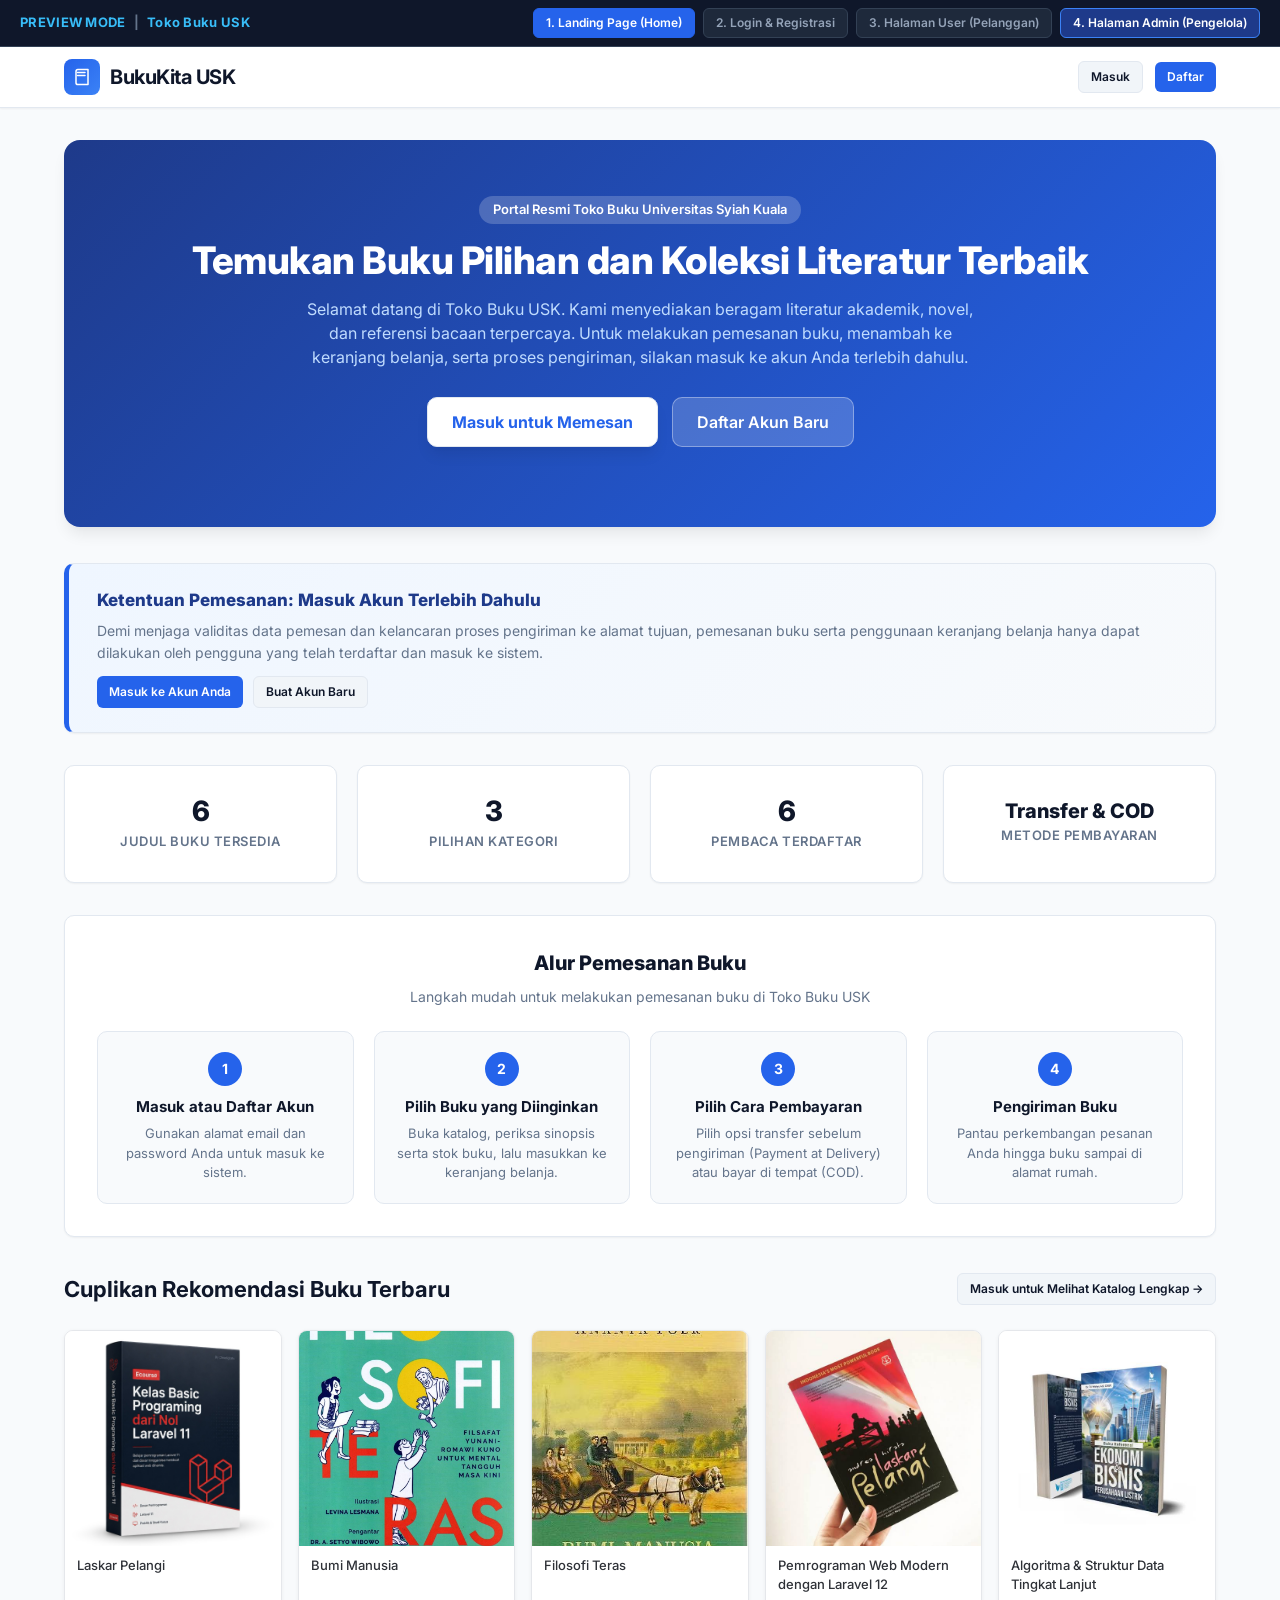
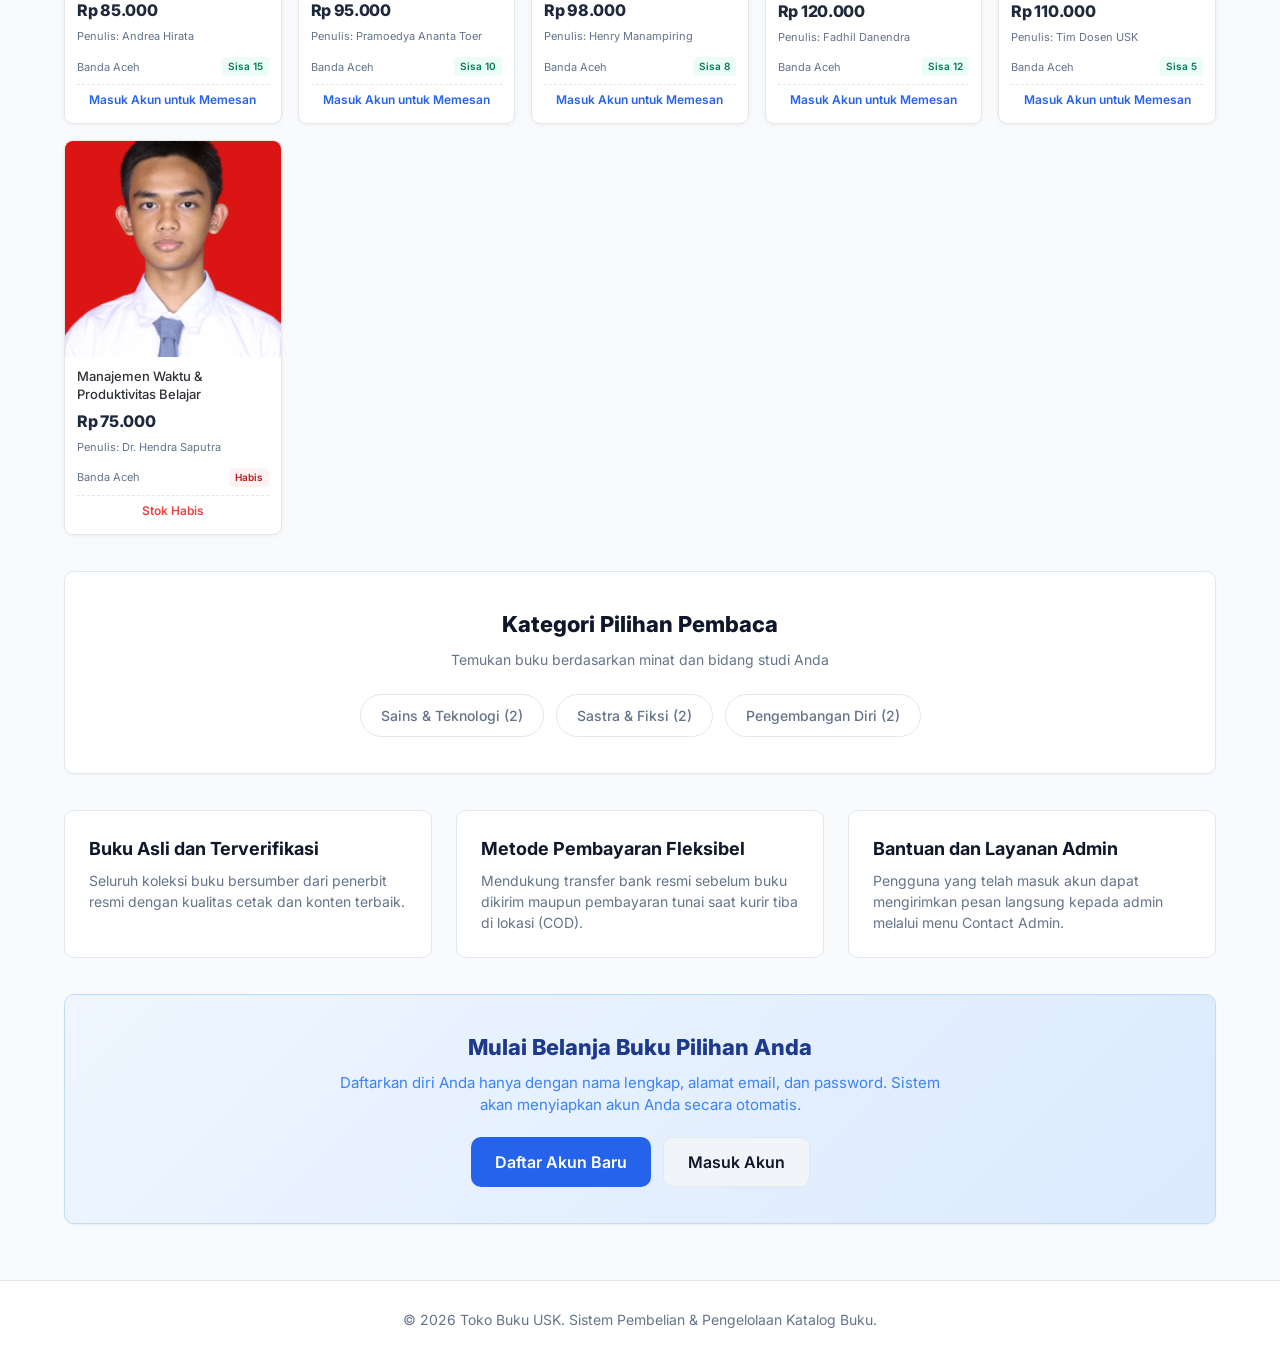
<file: index.html>
<!DOCTYPE html>
<html lang="id">
<head>
    <meta charset="UTF-8">
    <meta name="viewport" content="width=device-width, initial-scale=1.0">
    <title>Toko Buku USK - Selamat Datang di Toko Buku Pilihan Anda</title>
    <link rel="preconnect" href="https://fonts.googleapis.com">
    <link rel="preconnect" href="https://fonts.gstatic.com" crossorigin>
    <link href="https://fonts.googleapis.com/css2?family=Inter:wght@400;500;600;700;800&display=swap" rel="stylesheet">
    <link rel="stylesheet" href="css/style.css">
</head>
<body>
    <div class="preview-bar">
        <div class="preview-bar-brand">
            <span>PREVIEW MODE</span>
            <span style="color: #64748b;">|</span>
            <span>Toko Buku USK</span>
        </div>
        <div class="preview-bar-links">
            <a href="index.html" class="preview-bar-link active">1. Landing Page (Home)</a>
            <a href="auth.html" class="preview-bar-link">2. Login &amp; Registrasi</a>
            <a href="user.html" class="preview-bar-link">3. Halaman User (Pelanggan)</a>
            <a href="admin.html" class="preview-bar-link" style="background: #1e3a8a; border-color: #3b82f6; color: #ffffff;">4. Halaman Admin (Pengelola)</a>
        </div>
    </div>

    <header class="navbar">
        <div class="nav-container">
            <a href="index.html" class="nav-brand">
                <div class="nav-brand-icon">
                    <svg width="18" height="18" viewBox="0 0 24 24" fill="none" stroke="currentColor" stroke-width="2" stroke-linecap="round" stroke-linejoin="round" style="color: #ffffff;"><path d="M4 19.5v-15A2.5 2.5 0 0 1 6.5 2H20v20H6.5a2.5 2.5 0 0 1-2.5-2.5Z"/><path d="M6 6h10"/><path d="M6 10h10"/></svg>
                </div>
                <span>BukuKita USK</span>
            </a>

            <nav class="nav-menu">
            </nav>

            <div class="nav-right">
                <a href="auth.html" class="btn btn-secondary btn-sm">Masuk</a>
                <a href="auth.html" class="btn btn-primary btn-sm">Daftar</a>
            </div>
        </div>
    </header>

    <main class="container">
        <div class="hero-section" style="padding: 56px 36px; text-align: center;">
            <div style="display: inline-block; background: rgba(255, 255, 255, 0.2); color: #ffffff; padding: 4px 14px; border-radius: var(--radius-full); font-size: 13px; font-weight: 600; margin-bottom: 14px;">
                Portal Resmi Toko Buku Universitas Syiah Kuala
            </div>
            <h1 class="hero-title" style="font-size: 38px; line-height: 1.2; margin-bottom: 14px;">
                Temukan Buku Pilihan dan Koleksi Literatur Terbaik
            </h1>
            <p class="hero-subtitle" style="margin: 0 auto 28px; font-size: 16px; max-width: 680px;">
                Selamat datang di Toko Buku USK. Kami menyediakan beragam literatur akademik, novel, dan referensi bacaan terpercaya. Untuk melakukan pemesanan buku, menambah ke keranjang belanja, serta proses pengiriman, silakan masuk ke akun Anda terlebih dahulu.
            </p>

            <div style="display: flex; gap: 14px; justify-content: center; flex-wrap: wrap; margin-bottom: 24px;">
                <a href="auth.html" class="btn btn-secondary btn-lg" style="background: #ffffff; color: var(--primary); font-weight: 700; box-shadow: var(--shadow-md);">
                    Masuk untuk Memesan
                </a>
                <a href="auth.html" class="btn btn-secondary btn-lg" style="background: rgba(255,255,255,0.18); color: #ffffff; border-color: rgba(255,255,255,0.35);">
                    Daftar Akun Baru
                </a>
            </div>
        </div>

        <div class="card" style="padding: 24px 28px; margin-bottom: 32px; border-left: 5px solid var(--primary); background: linear-gradient(135deg, #eff6ff, #f8fafc);">
            <div style="display: flex; align-items: flex-start; gap: 16px; flex-wrap: wrap;">
                <div style="flex: 1; min-width: 260px;">
                    <h3 style="font-size: 17px; font-weight: 800; color: #1e3a8a; margin-bottom: 6px;">
                        Ketentuan Pemesanan: Masuk Akun Terlebih Dahulu
                    </h3>
                    <p style="font-size: 14px; color: var(--text-muted); line-height: 1.6; margin-bottom: 12px;">
                        Demi menjaga validitas data pemesan dan kelancaran proses pengiriman ke alamat tujuan, pemesanan buku serta penggunaan keranjang belanja hanya dapat dilakukan oleh pengguna yang telah terdaftar dan masuk ke sistem.
                    </p>
                    <div style="display: flex; gap: 10px; flex-wrap: wrap;">
                        <a href="auth.html" class="btn btn-primary btn-sm">Masuk ke Akun Anda</a>
                        <a href="auth.html" class="btn btn-secondary btn-sm">Buat Akun Baru</a>
                    </div>
                </div>
            </div>
        </div>

        <div class="stats-grid">
            <div class="stat-card" style="text-align: center;">
                <div class="stat-value">6</div>
                <div class="stat-label">Judul Buku Tersedia</div>
            </div>
            <div class="stat-card" style="text-align: center;">
                <div class="stat-value">3</div>
                <div class="stat-label">Pilihan Kategori</div>
            </div>
            <div class="stat-card" style="text-align: center;">
                <div class="stat-value">6</div>
                <div class="stat-label">Pembaca Terdaftar</div>
            </div>
            <div class="stat-card" style="text-align: center;">
                <div class="stat-value" style="font-size: 20px; padding-top: 6px;">Transfer &amp; COD</div>
                <div class="stat-label">Metode Pembayaran</div>
            </div>
        </div>

        <div class="card" style="padding: 32px; margin-bottom: 36px;">
            <h2 style="font-size: 20px; font-weight: 800; text-align: center; margin-bottom: 8px;">Alur Pemesanan Buku</h2>
            <p style="text-align: center; color: var(--text-muted); font-size: 14px; margin-bottom: 24px;">Langkah mudah untuk melakukan pemesanan buku di Toko Buku USK</p>

            <div style="display: grid; grid-template-columns: repeat(auto-fit, minmax(220px, 1fr)); gap: 20px;">
                <div style="background: var(--background); padding: 20px; border-radius: var(--radius); border: 1px solid var(--border-color); text-align: center;">
                    <div style="width: 34px; height: 34px; border-radius: 50%; background: var(--primary); color: #ffffff; display: flex; align-items: center; justify-content: center; margin: 0 auto 10px; font-weight: 700; font-size: 14px;">1</div>
                    <strong style="font-size: 15px; display: block; margin-bottom: 6px;">Masuk atau Daftar Akun</strong>
                    <p style="font-size: 13px; color: var(--text-muted); line-height: 1.5;">Gunakan alamat email dan password Anda untuk masuk ke sistem.</p>
                </div>

                <div style="background: var(--background); padding: 20px; border-radius: var(--radius); border: 1px solid var(--border-color); text-align: center;">
                    <div style="width: 34px; height: 34px; border-radius: 50%; background: var(--primary); color: #ffffff; display: flex; align-items: center; justify-content: center; margin: 0 auto 10px; font-weight: 700; font-size: 14px;">2</div>
                    <strong style="font-size: 15px; display: block; margin-bottom: 6px;">Pilih Buku yang Diinginkan</strong>
                    <p style="font-size: 13px; color: var(--text-muted); line-height: 1.5;">Buka katalog, periksa sinopsis serta stok buku, lalu masukkan ke keranjang belanja.</p>
                </div>

                <div style="background: var(--background); padding: 20px; border-radius: var(--radius); border: 1px solid var(--border-color); text-align: center;">
                    <div style="width: 34px; height: 34px; border-radius: 50%; background: var(--primary); color: #ffffff; display: flex; align-items: center; justify-content: center; margin: 0 auto 10px; font-weight: 700; font-size: 14px;">3</div>
                    <strong style="font-size: 15px; display: block; margin-bottom: 6px;">Pilih Cara Pembayaran</strong>
                    <p style="font-size: 13px; color: var(--text-muted); line-height: 1.5;">Pilih opsi transfer sebelum pengiriman (Payment at Delivery) atau bayar di tempat (COD).</p>
                </div>

                <div style="background: var(--background); padding: 20px; border-radius: var(--radius); border: 1px solid var(--border-color); text-align: center;">
                    <div style="width: 34px; height: 34px; border-radius: 50%; background: var(--primary); color: #ffffff; display: flex; align-items: center; justify-content: center; margin: 0 auto 10px; font-weight: 700; font-size: 14px;">4</div>
                    <strong style="font-size: 15px; display: block; margin-bottom: 6px;">Pengiriman Buku</strong>
                    <p style="font-size: 13px; color: var(--text-muted); line-height: 1.5;">Pantau perkembangan pesanan Anda hingga buku sampai di alamat rumah.</p>
                </div>
            </div>
        </div>

        <div style="margin-bottom: 36px;">
            <div class="section-header">
                <div class="section-title">
                    <span>Cuplikan Rekomendasi Buku Terbaru</span>
                </div>
                <a href="auth.html" class="btn btn-secondary btn-sm">Masuk untuk Melihat Katalog Lengkap &rarr;</a>
            </div>

            <div class="tokopedia-grid">
                <a href="auth.html" class="tokopedia-card" title="Masuk untuk melihat dan memesan Laskar Pelangi">
                    <div class="tokopedia-thumb">
                        <img src="uploads/buku/1793927570_6aed2992d996d.jfif" alt="Laskar Pelangi">
                    </div>
                    <div class="tokopedia-body">
                        <div class="tokopedia-title" title="Laskar Pelangi">Laskar Pelangi</div>
                        <div class="tokopedia-price">Rp 85.000</div>
                        <div class="tokopedia-meta">Penulis: Andrea Hirata</div>
                        <div class="tokopedia-footer">
                            <span>Banda Aceh</span>
                            <span class="tokopedia-badge-stock in">Sisa 15</span>
                        </div>
                        <div style="margin-top: 8px; font-size: 12px; color: var(--primary); font-weight: 600; text-align: center; padding-top: 6px; border-top: 1px dashed var(--border-color);">
                            Masuk Akun untuk Memesan
                        </div>
                    </div>
                </a>

                <a href="auth.html" class="tokopedia-card" title="Masuk untuk melihat dan memesan Bumi Manusia">
                    <div class="tokopedia-thumb">
                        <img src="uploads/buku/1793936379_6aed4bfbbd6fd.jpg" alt="Bumi Manusia">
                    </div>
                    <div class="tokopedia-body">
                        <div class="tokopedia-title" title="Bumi Manusia">Bumi Manusia</div>
                        <div class="tokopedia-price">Rp 95.000</div>
                        <div class="tokopedia-meta">Penulis: Pramoedya Ananta Toer</div>
                        <div class="tokopedia-footer">
                            <span>Banda Aceh</span>
                            <span class="tokopedia-badge-stock in">Sisa 10</span>
                        </div>
                        <div style="margin-top: 8px; font-size: 12px; color: var(--primary); font-weight: 600; text-align: center; padding-top: 6px; border-top: 1px dashed var(--border-color);">
                            Masuk Akun untuk Memesan
                        </div>
                    </div>
                </a>

                <a href="auth.html" class="tokopedia-card" title="Masuk untuk melihat dan memesan Filosofi Teras">
                    <div class="tokopedia-thumb">
                        <img src="uploads/buku/1793936414_6aed4c1e99c5a.jfif" alt="Filosofi Teras">
                    </div>
                    <div class="tokopedia-body">
                        <div class="tokopedia-title" title="Filosofi Teras">Filosofi Teras</div>
                        <div class="tokopedia-price">Rp 98.000</div>
                        <div class="tokopedia-meta">Penulis: Henry Manampiring</div>
                        <div class="tokopedia-footer">
                            <span>Banda Aceh</span>
                            <span class="tokopedia-badge-stock in">Sisa 8</span>
                        </div>
                        <div style="margin-top: 8px; font-size: 12px; color: var(--primary); font-weight: 600; text-align: center; padding-top: 6px; border-top: 1px dashed var(--border-color);">
                            Masuk Akun untuk Memesan
                        </div>
                    </div>
                </a>

                <a href="auth.html" class="tokopedia-card" title="Masuk untuk melihat dan memesan Pemrograman Web Modern dengan Laravel 12">
                    <div class="tokopedia-thumb">
                        <img src="uploads/buku/1793936453_6aed4c4584484.jfif" alt="Pemrograman Web Modern">
                    </div>
                    <div class="tokopedia-body">
                        <div class="tokopedia-title" title="Pemrograman Web Modern dengan Laravel 12">Pemrograman Web Modern dengan Laravel 12</div>
                        <div class="tokopedia-price">Rp 120.000</div>
                        <div class="tokopedia-meta">Penulis: Fadhil Danendra</div>
                        <div class="tokopedia-footer">
                            <span>Banda Aceh</span>
                            <span class="tokopedia-badge-stock in">Sisa 12</span>
                        </div>
                        <div style="margin-top: 8px; font-size: 12px; color: var(--primary); font-weight: 600; text-align: center; padding-top: 6px; border-top: 1px dashed var(--border-color);">
                            Masuk Akun untuk Memesan
                        </div>
                    </div>
                </a>

                <a href="auth.html" class="tokopedia-card" title="Masuk untuk melihat dan memesan Algoritma &amp; Struktur Data">
                    <div class="tokopedia-thumb">
                        <img src="uploads/buku/1793936988_6aed4e5c73d10.jfif" alt="Algoritma &amp; Struktur Data">
                    </div>
                    <div class="tokopedia-body">
                        <div class="tokopedia-title" title="Algoritma &amp; Struktur Data Tingkat Lanjut">Algoritma &amp; Struktur Data Tingkat Lanjut</div>
                        <div class="tokopedia-price">Rp 110.000</div>
                        <div class="tokopedia-meta">Penulis: Tim Dosen USK</div>
                        <div class="tokopedia-footer">
                            <span>Banda Aceh</span>
                            <span class="tokopedia-badge-stock in">Sisa 5</span>
                        </div>
                        <div style="margin-top: 8px; font-size: 12px; color: var(--primary); font-weight: 600; text-align: center; padding-top: 6px; border-top: 1px dashed var(--border-color);">
                            Masuk Akun untuk Memesan
                        </div>
                    </div>
                </a>

                <a href="auth.html" class="tokopedia-card" title="Manajemen Waktu &amp; Produktivitas Belajar">
                    <div class="tokopedia-thumb">
                        <img src="uploads/buku/1793952934_6aed8ca687f01.png" alt="Manajemen Waktu">
                    </div>
                    <div class="tokopedia-body">
                        <div class="tokopedia-title" title="Manajemen Waktu &amp; Produktivitas Belajar">Manajemen Waktu &amp; Produktivitas Belajar</div>
                        <div class="tokopedia-price">Rp 75.000</div>
                        <div class="tokopedia-meta">Penulis: Dr. Hendra Saputra</div>
                        <div class="tokopedia-footer">
                            <span>Banda Aceh</span>
                            <span class="tokopedia-badge-stock out">Habis</span>
                        </div>
                        <div style="margin-top: 8px; font-size: 12px; color: var(--danger); font-weight: 600; text-align: center; padding-top: 6px; border-top: 1px dashed var(--border-color);">
                            Stok Habis
                        </div>
                    </div>
                </a>
            </div>
        </div>

        <div class="card" style="padding: 36px; margin-bottom: 36px;">
            <h2 style="font-size: 22px; font-weight: 800; margin-bottom: 8px; text-align: center;">Kategori Pilihan Pembaca</h2>
            <p style="text-align: center; color: var(--text-muted); font-size: 14px; margin-bottom: 24px;">Temukan buku berdasarkan minat dan bidang studi Anda</p>

            <div style="display: flex; gap: 12px; flex-wrap: wrap; justify-content: center;">
                <a href="auth.html" class="filter-pill" style="font-size: 14px; padding: 10px 20px;">
                    Sains &amp; Teknologi (2)
                </a>
                <a href="auth.html" class="filter-pill" style="font-size: 14px; padding: 10px 20px;">
                    Sastra &amp; Fiksi (2)
                </a>
                <a href="auth.html" class="filter-pill" style="font-size: 14px; padding: 10px 20px;">
                    Pengembangan Diri (2)
                </a>
            </div>
        </div>

        <div class="about-features" style="margin-bottom: 36px;">
            <div class="feature-box">
                <div class="feature-title">Buku Asli dan Terverifikasi</div>
                <div class="feature-desc">Seluruh koleksi buku bersumber dari penerbit resmi dengan kualitas cetak dan konten terbaik.</div>
            </div>
            <div class="feature-box">
                <div class="feature-title">Metode Pembayaran Fleksibel</div>
                <div class="feature-desc">Mendukung transfer bank resmi sebelum buku dikirim maupun pembayaran tunai saat kurir tiba di lokasi (COD).</div>
            </div>
            <div class="feature-box">
                <div class="feature-title">Bantuan dan Layanan Admin</div>
                <div class="feature-desc">Pengguna yang telah masuk akun dapat mengirimkan pesan langsung kepada admin melalui menu Contact Admin.</div>
            </div>
        </div>

        <div class="card" style="padding: 36px; text-align: center; background: linear-gradient(135deg, #eff6ff, #dbeafe); border-color: var(--primary-border);">
            <h3 style="font-size: 22px; font-weight: 800; color: #1e3a8a; margin-bottom: 8px;">Mulai Belanja Buku Pilihan Anda</h3>
            <p style="color: #3b82f6; font-size: 15px; margin-bottom: 20px; max-width: 600px; margin-left: auto; margin-right: auto;">
                Daftarkan diri Anda hanya dengan nama lengkap, alamat email, dan password. Sistem akan menyiapkan akun Anda secara otomatis.
            </p>
            <div style="display: flex; gap: 12px; justify-content: center;">
                <a href="auth.html" class="btn btn-primary btn-lg">Daftar Akun Baru</a>
                <a href="auth.html" class="btn btn-secondary btn-lg">Masuk Akun</a>
            </div>
        </div>
    </main>

    <footer class="footer">
        <p>&copy; 2026 Toko Buku USK. Sistem Pembelian &amp; Pengelolaan Katalog Buku.</p>
    </footer>

    <script src="js/app.js"></script>
</body>
</html>
</file>
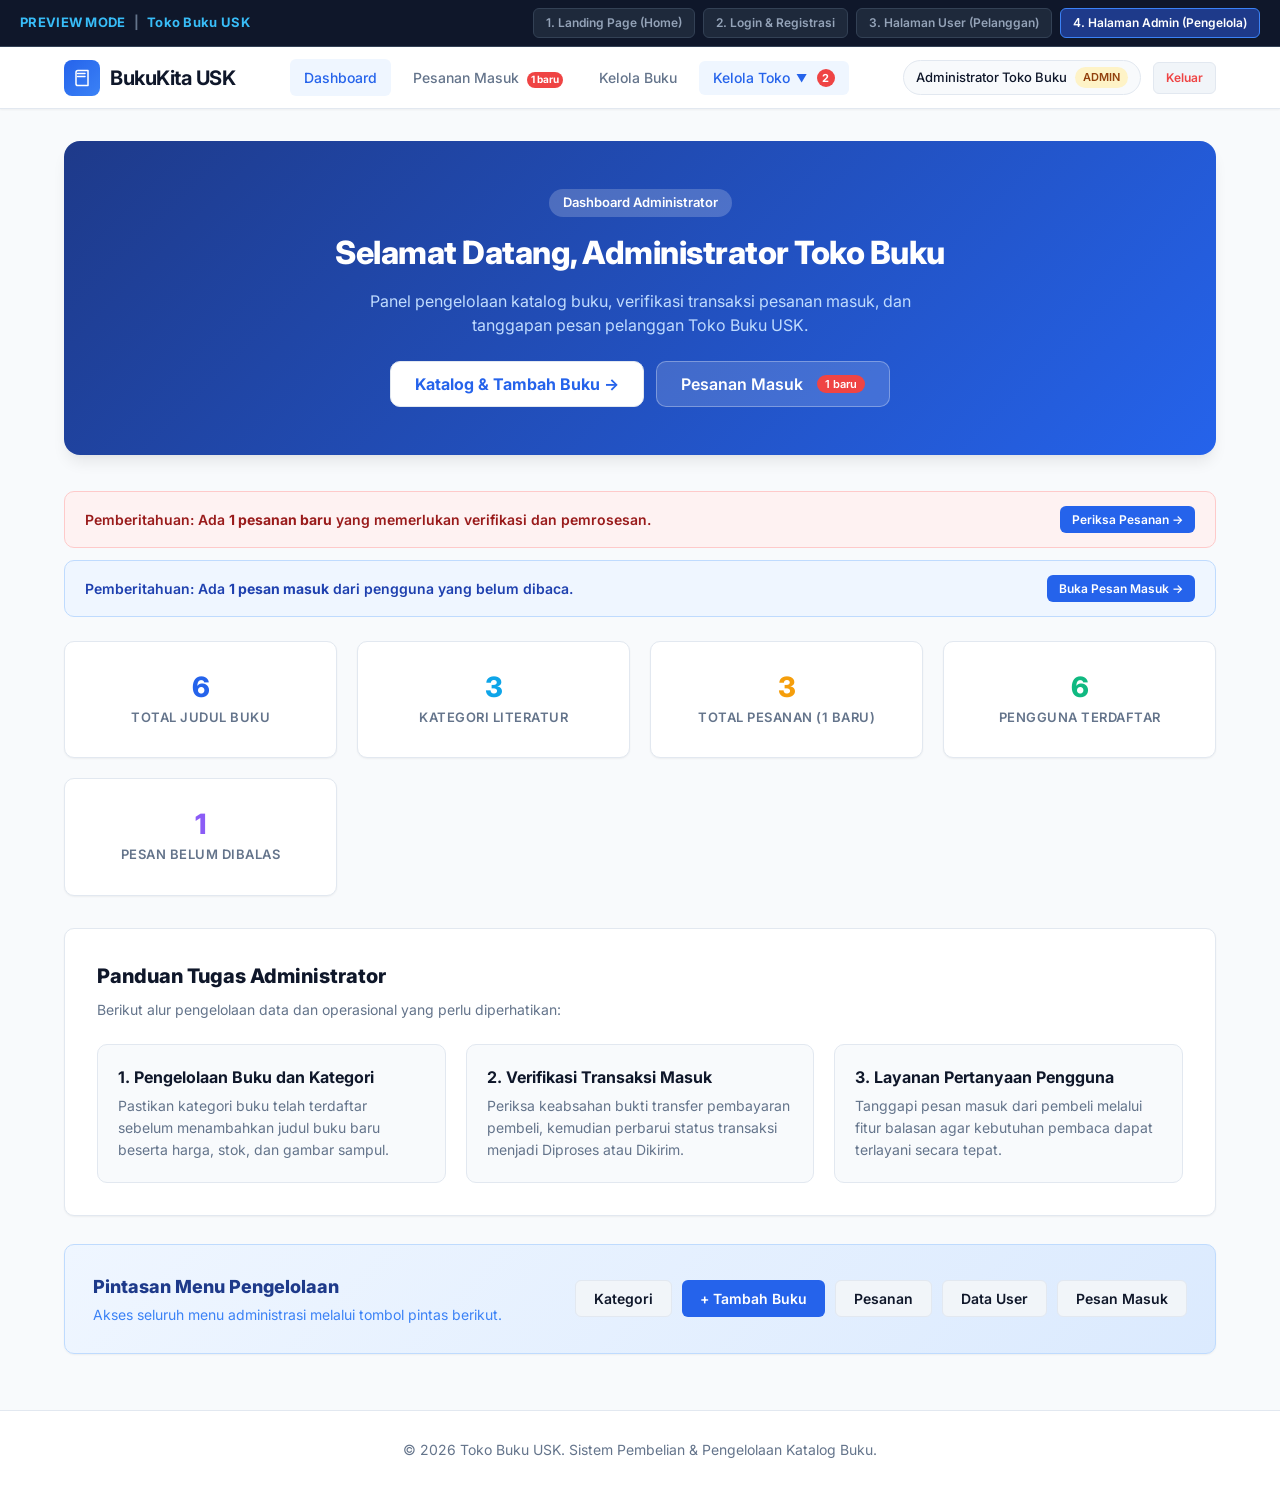
<file: admin.html>
<!DOCTYPE html>
<html lang="id">
<head>
    <meta charset="UTF-8">
    <meta name="viewport" content="width=device-width, initial-scale=1.0">
    <title>Panel Pengelola Administrator - Toko Buku USK</title>
    <link rel="preconnect" href="https://fonts.googleapis.com">
    <link rel="preconnect" href="https://fonts.gstatic.com" crossorigin>
    <link href="https://fonts.googleapis.com/css2?family=Inter:wght@400;500;600;700;800&display=swap" rel="stylesheet">
    <link rel="stylesheet" href="css/style.css">
</head>
<body>
    <div class="preview-bar">
        <div class="preview-bar-brand">
            <span>PREVIEW MODE</span>
            <span style="color: #64748b;">|</span>
            <span>Toko Buku USK</span>
        </div>
        <div class="preview-bar-links">
            <a href="index.html" class="preview-bar-link">1. Landing Page (Home)</a>
            <a href="auth.html" class="preview-bar-link">2. Login &amp; Registrasi</a>
            <a href="user.html" class="preview-bar-link">3. Halaman User (Pelanggan)</a>
            <a href="admin.html" class="preview-bar-link active" style="background: #1e3a8a; border-color: #3b82f6; color: #ffffff;">4. Halaman Admin (Pengelola)</a>
        </div>
    </div>

    <header class="navbar">
        <div class="nav-container">
            <a href="index.html" class="nav-brand">
                <div class="nav-brand-icon">
                    <svg width="18" height="18" viewBox="0 0 24 24" fill="none" stroke="currentColor" stroke-width="2" stroke-linecap="round" stroke-linejoin="round" style="color: #ffffff;"><path d="M4 19.5v-15A2.5 2.5 0 0 1 6.5 2H20v20H6.5a2.5 2.5 0 0 1-2.5-2.5Z"/><path d="M6 6h10"/><path d="M6 10h10"/></svg>
                </div>
                <span>BukuKita USK</span>
            </a>

            <nav class="nav-menu">
                <a href="javascript:void(0)" class="nav-link active tab-btn" onclick="switchTab('admin-content-area', 'admin-pane-dashboard', this)">Dashboard</a>
                <a href="javascript:void(0)" class="nav-link tab-btn" onclick="switchTab('admin-content-area', 'admin-pane-pesanan', this)">
                    <span>Pesanan Masuk</span>
                    <span class="nav-sub-badge" style="background: var(--danger); color: #fff;">1 baru</span>
                </a>
                <a href="javascript:void(0)" class="nav-link tab-btn" onclick="switchTab('admin-content-area', 'admin-pane-buku', this)">Kelola Buku</a>

                <div class="nav-dropdown active">
                    <button type="button" class="nav-dropdown-toggle">
                        <span>Kelola Toko</span>
                        <span style="font-size: 11px;">&#9660;</span>
                        <span class="nav-notif-pill">2</span>
                    </button>
                    <div class="nav-dropdown-menu">
                        <a href="javascript:void(0)" class="nav-dropdown-item" onclick="switchTab('admin-content-area', 'admin-pane-kategori', this)">
                            <span>Kategori Buku</span>
                        </a>
                        <a href="javascript:void(0)" class="nav-dropdown-item" onclick="switchTab('admin-content-area', 'admin-pane-buku', this)">
                            <span>+ Tambah Buku</span>
                        </a>
                        <a href="javascript:void(0)" class="nav-dropdown-item" onclick="switchTab('admin-content-area', 'admin-pane-pesanan', this)">
                            <span>Pesanan Masuk</span>
                            <span class="status-badge badge-danger" style="font-size: 10px; padding: 2px 6px;">1 baru</span>
                        </a>
                        <a href="javascript:void(0)" class="nav-dropdown-item" onclick="switchTab('admin-content-area', 'admin-pane-users', this)">
                            <span>Data User</span>
                        </a>
                        <a href="javascript:void(0)" class="nav-dropdown-item" onclick="switchTab('admin-content-area', 'admin-pane-pesan', this)">
                            <span>Pesan Masuk</span>
                            <span class="status-badge badge-danger" style="font-size: 10px; padding: 2px 6px;">1 baru</span>
                        </a>
                    </div>
                </div>
            </nav>

            <div class="nav-right">
                <div class="user-badge">
                    <span>Administrator Toko Buku</span>
                    <span class="role-pill admin">admin</span>
                </div>

                <a href="auth.html" class="btn btn-secondary btn-sm" style="color: var(--danger);">Keluar</a>
            </div>
        </div>
    </header>

    <main class="container" id="admin-content-area">
        <div id="admin-pane-dashboard" class="tab-pane active">
            <div class="hero-section" style="padding: 48px 32px; text-align: center;">
                <div style="display: inline-block; background: rgba(255, 255, 255, 0.2); padding: 4px 14px; border-radius: var(--radius-full); font-size: 13px; font-weight: 600; margin-bottom: 12px;">
                    Dashboard Administrator
                </div>
                <h1 class="hero-title" style="font-size: 32px;">Selamat Datang, Administrator Toko Buku</h1>
                <p class="hero-subtitle" style="margin: 0 auto 24px; font-size: 16px;">
                    Panel pengelolaan katalog buku, verifikasi transaksi pesanan masuk, dan tanggapan pesan pelanggan Toko Buku USK.
                </p>
                <div style="display: flex; gap: 12px; justify-content: center; flex-wrap: wrap;">
                    <button type="button" class="btn btn-secondary btn-lg" style="background: #ffffff; color: var(--primary); font-weight: 700;" onclick="switchTab('admin-content-area', 'admin-pane-buku', document.querySelectorAll('.nav-link')[2])">
                        Katalog &amp; Tambah Buku &rarr;
                    </button>
                    <button type="button" class="btn btn-secondary btn-lg" style="background: rgba(255,255,255,0.15); color: #ffffff; border-color: rgba(255,255,255,0.3);" onclick="switchTab('admin-content-area', 'admin-pane-pesanan', document.querySelectorAll('.nav-link')[1])">
                        Pesanan Masuk
                        <span style="background: var(--danger); color: #fff; font-size: 11px; padding: 2px 8px; border-radius: 9999px; margin-left: 6px;">1 baru</span>
                    </button>
                </div>
            </div>

            <div style="display: flex; flex-direction: column; gap: 12px; margin-bottom: 24px;">
                <div style="background: #fef2f2; border: 1.5px solid #fecaca; border-radius: var(--radius); padding: 14px 20px; display: flex; justify-content: space-between; align-items: center; flex-wrap: wrap; gap: 10px;">
                    <span style="font-size: 14px; color: #991b1b; font-weight: 600;">
                        Pemberitahuan: Ada <strong>1 pesanan baru</strong> yang memerlukan verifikasi dan pemrosesan.
                    </span>
                    <button type="button" class="btn btn-primary btn-sm" onclick="switchTab('admin-content-area', 'admin-pane-pesanan', document.querySelectorAll('.nav-link')[1])">
                        Periksa Pesanan &rarr;
                    </button>
                </div>
                <div style="background: #eff6ff; border: 1.5px solid #bfdbfe; border-radius: var(--radius); padding: 14px 20px; display: flex; justify-content: space-between; align-items: center; flex-wrap: wrap; gap: 10px;">
                    <span style="font-size: 14px; color: #1e40af; font-weight: 600;">
                        Pemberitahuan: Ada <strong>1 pesan masuk</strong> dari pengguna yang belum dibaca.
                    </span>
                    <button type="button" class="btn btn-primary btn-sm" onclick="switchTab('admin-content-area', 'admin-pane-pesan', null)">
                        Buka Pesan Masuk &rarr;
                    </button>
                </div>
            </div>

            <div class="stats-grid">
                <div class="stat-card" style="text-align: center;">
                    <div class="stat-value" style="color: var(--primary);">6</div>
                    <div class="stat-label">Total Judul Buku</div>
                </div>

                <div class="stat-card" style="text-align: center;">
                    <div class="stat-value" style="color: #0ea5e9;">3</div>
                    <div class="stat-label">Kategori Literatur</div>
                </div>

                <div class="stat-card" style="text-align: center;">
                    <div class="stat-value" style="color: #f59e0b;">3</div>
                    <div class="stat-label">Total Pesanan (1 baru)</div>
                </div>

                <div class="stat-card" style="text-align: center;">
                    <div class="stat-value" style="color: #10b981;">6</div>
                    <div class="stat-label">Pengguna Terdaftar</div>
                </div>

                <div class="stat-card" style="text-align: center;">
                    <div class="stat-value" style="color: #8b5cf6;">1</div>
                    <div class="stat-label">Pesan Belum Dibalas</div>
                </div>
            </div>

            <div class="card" style="padding: 32px; margin-bottom: 28px;">
                <h2 style="font-size: 20px; font-weight: 800; margin-bottom: 8px;">Panduan Tugas Administrator</h2>
                <p style="color: var(--text-muted); font-size: 14px; margin-bottom: 24px;">Berikut alur pengelolaan data dan operasional yang perlu diperhatikan:</p>

                <div style="display: grid; grid-template-columns: repeat(auto-fit, minmax(260px, 1fr)); gap: 20px;">
                    <div style="background: var(--background); padding: 20px; border-radius: var(--radius); border: 1px solid var(--border-color);">
                        <strong style="font-size: 16px; display: block; margin-bottom: 6px;">1. Pengelolaan Buku dan Kategori</strong>
                        <p style="font-size: 14px; color: var(--text-muted); line-height: 1.6;">
                            Pastikan kategori buku telah terdaftar sebelum menambahkan judul buku baru beserta harga, stok, dan gambar sampul.
                        </p>
                    </div>

                    <div style="background: var(--background); padding: 20px; border-radius: var(--radius); border: 1px solid var(--border-color);">
                        <strong style="font-size: 16px; display: block; margin-bottom: 6px;">2. Verifikasi Transaksi Masuk</strong>
                        <p style="font-size: 14px; color: var(--text-muted); line-height: 1.6;">
                            Periksa keabsahan bukti transfer pembayaran pembeli, kemudian perbarui status transaksi menjadi Diproses atau Dikirim.
                        </p>
                    </div>

                    <div style="background: var(--background); padding: 20px; border-radius: var(--radius); border: 1px solid var(--border-color);">
                        <strong style="font-size: 16px; display: block; margin-bottom: 6px;">3. Layanan Pertanyaan Pengguna</strong>
                        <p style="font-size: 14px; color: var(--text-muted); line-height: 1.6;">
                            Tanggapi pesan masuk dari pembeli melalui fitur balasan agar kebutuhan pembaca dapat terlayani secara tepat.
                        </p>
                    </div>
                </div>
            </div>

            <div class="card" style="padding: 28px; background: linear-gradient(135deg, #eff6ff, #dbeafe); border-color: var(--primary-border); display: flex; align-items: center; justify-content: space-between; flex-wrap: wrap; gap: 20px;">
                <div>
                    <h3 style="font-size: 18px; font-weight: 800; color: #1e3a8a; margin-bottom: 4px;">Pintasan Menu Pengelolaan</h3>
                    <p style="color: #3b82f6; font-size: 14px;">Akses seluruh menu administrasi melalui tombol pintas berikut.</p>
                </div>
                <div style="display: flex; gap: 10px; flex-wrap: wrap;">
                    <button type="button" class="btn btn-secondary" onclick="switchTab('admin-content-area', 'admin-pane-kategori', null)">Kategori</button>
                    <button type="button" class="btn btn-primary" onclick="switchTab('admin-content-area', 'admin-pane-buku', null)">+ Tambah Buku</button>
                    <button type="button" class="btn btn-secondary" onclick="switchTab('admin-content-area', 'admin-pane-pesanan', null)">Pesanan</button>
                    <button type="button" class="btn btn-secondary" onclick="switchTab('admin-content-area', 'admin-pane-users', null)">Data User</button>
                    <button type="button" class="btn btn-secondary" onclick="switchTab('admin-content-area', 'admin-pane-pesan', null)">Pesan Masuk</button>
                </div>
            </div>
        </div>

        <div id="admin-pane-pesanan" class="tab-pane">
            <div style="display: flex; justify-content: space-between; align-items: center; margin-bottom: 24px; flex-wrap: wrap; gap: 12px;">
                <div>
                    <h1 style="font-size: 24px; font-weight: 800;">Daftar Pesanan Buku (Semua User)</h1>
                    <p style="color: var(--text-muted); font-size: 14px;">Monitor seluruh transaksi pemesanan buku dari pengguna yang berbeda-beda</p>
                </div>

                <span class="status-badge badge-danger" style="font-size: 14px; padding: 6px 14px;">1 Pesanan Baru Perlu Konfirmasi</span>
            </div>

            <div class="card" style="padding: 18px 24px; margin-bottom: 24px;">
                <div style="display: grid; grid-template-columns: 2fr 1fr 1fr auto; gap: 12px; align-items: center;">
                    <input type="text" class="form-control" placeholder="Cari kode pesanan atau nama user/penerima..." value="">
                    <select class="form-control">
                        <option value="">-- Semua Status Pesanan --</option>
                        <option value="Menunggu Konfirmasi" selected>Menunggu Konfirmasi</option>
                        <option value="Diproses">Diproses</option>
                        <option value="Dikirim">Dikirim</option>
                        <option value="Selesai">Selesai</option>
                    </select>
                    <select class="form-control">
                        <option value="">-- Semua Status Bayar --</option>
                        <option value="Belum Dibayar">Belum Dibayar</option>
                        <option value="Sudah Dibayar">Sudah Dibayar</option>
                    </select>
                    <div style="display: flex; gap: 6px;">
                        <button type="button" class="btn btn-primary" onclick="showToast('Filter diterapkan!')">Filter</button>
                    </div>
                </div>
            </div>

            <div class="card" style="padding: 24px;">
                <div class="table-responsive">
                    <table class="data-table">
                        <thead>
                            <tr>
                                <th>Kode Pesanan</th>
                                <th>User Pemesan</th>
                                <th>Penerima &amp; Alamat</th>
                                <th>Total Tagihan</th>
                                <th style="text-align: center;">Status Bayar</th>
                                <th style="text-align: center;">Status Pesanan</th>
                                <th style="text-align: center;">Aksi</th>
                            </tr>
                        </thead>
                        <tbody>
                            <tr id="admin-order-15" style="background: #eff6ff; font-weight: 500;">
                                <td>
                                    <strong style="color: var(--primary); font-size: 15px;">USK-20261108-001</strong>
                                    <span class="status-badge badge-danger" style="font-size: 10px; margin-left: 4px;">Baru</span>
                                    <div style="font-size: 12px; color: var(--text-muted);">08/11/2026 14:20</div>
                                    <div style="font-size: 11px; color: var(--text-muted);">2 item buku</div>
                                </td>
                                <td>
                                    <div style="font-weight: 600;">Muhammad Fadhil</div>
                                    <div style="font-size: 12px; color: var(--text-muted);">user@gmail.com</div>
                                </td>
                                <td>
                                    <div><strong>Muhammad Fadhil</strong> (081234567890)</div>
                                    <div style="font-size: 12px; color: var(--text-muted); max-width: 250px;">Jl. Teuku Nyak Arief No. 12, Syiah Kuala, Banda Aceh</div>
                                </td>
                                <td>
                                    <strong style="font-size: 15px;">Rp 205.000</strong>
                                    <div style="font-size: 11px; color: var(--text-muted);">Transfer Bank Mandiri</div>
                                </td>
                                <td style="text-align: center;">
                                    <span class="status-badge badge-warning admin-status-bayar">Belum Bayar</span>
                                </td>
                                <td style="text-align: center;">
                                    <span class="status-badge badge-warning admin-status-pesanan">Menunggu Konfirmasi</span>
                                </td>
                                <td style="text-align: center;">
                                    <button type="button" class="btn btn-primary btn-sm" onclick="openOrderModal('USK-20261108-001', 'Muhammad Fadhil (user@gmail.com)', 'Laskar Pelangi (1x), Pemrograman Web (1x)', 'Rp 205.000', 'Menunggu Konfirmasi', 'uploads/bukti/bukti_15_1793952400.jfif')">
                                        Tinjau &amp; Konfirmasi
                                    </button>
                                </td>
                            </tr>
                            <tr id="admin-order-9">
                                <td>
                                    <strong style="color: var(--primary); font-size: 15px;">USK-20261104-009</strong>
                                    <div style="font-size: 12px; color: var(--text-muted);">04/11/2026 09:15</div>
                                </td>
                                <td>
                                    <div style="font-weight: 600;">Muhammad Fadhil</div>
                                    <div style="font-size: 12px; color: var(--text-muted);">user@gmail.com</div>
                                </td>
                                <td>
                                    <div><strong>Fadhil</strong> (085298765432)</div>
                                    <div style="font-size: 12px; color: var(--text-muted);">Komplek Dosen USK Blok B No. 4</div>
                                </td>
                                <td>
                                    <strong style="font-size: 15px;">Rp 98.000</strong>
                                    <div style="font-size: 11px; color: var(--text-muted);">Transfer BSI</div>
                                </td>
                                <td style="text-align: center;">
                                    <span class="status-badge badge-success">Sudah Bayar</span>
                                </td>
                                <td style="text-align: center;">
                                    <span class="status-badge badge-success">Selesai</span>
                                </td>
                                <td style="text-align: center;">
                                    <span style="font-size: 12px; color: var(--text-muted);">Selesai</span>
                                </td>
                            </tr>
                        </tbody>
                    </table>
                </div>
            </div>
        </div>

        <div id="admin-pane-buku" class="tab-pane">
            <div style="display: flex; justify-content: space-between; align-items: center; margin-bottom: 24px;">
                <div>
                    <h1 style="font-size: 24px; font-weight: 800;">Tambah &amp; Kelola Buku</h1>
                    <p style="color: var(--text-muted); font-size: 14px;">Masukkan judul buku baru atau sesuaikan stok dan harga katalog</p>
                </div>
            </div>

            <div class="card" style="padding: 32px; margin-bottom: 32px;">
                <h2 style="font-size: 18px; font-weight: 800; margin-bottom: 18px; color: var(--text-main);">Formulir Tambah Buku Baru</h2>
                <form onsubmit="event.preventDefault(); showToast('Buku baru berhasil disimpan ke katalog!'); event.target.reset();">
                    <div class="form-group">
                        <label class="form-label" for="buku-judul">Judul Buku *</label>
                        <input type="text" id="buku-judul" class="form-control" placeholder="Contoh: Pemrograman Framework Laravel 12 Lanjutan" required>
                    </div>

                    <div style="display: grid; grid-template-columns: 1fr 1fr; gap: 20px;">
                        <div class="form-group">
                            <label class="form-label" for="buku-penulis">Nama Penulis *</label>
                            <input type="text" id="buku-penulis" class="form-control" placeholder="Contoh: Andrea Hirata" required>
                        </div>
                        <div class="form-group">
                            <label class="form-label" for="buku-penerbit">Penerbit *</label>
                            <input type="text" id="buku-penerbit" class="form-control" placeholder="Contoh: Informatika USK" required>
                        </div>
                    </div>

                    <div style="display: grid; grid-template-columns: 1fr 1fr 1fr; gap: 20px;">
                        <div class="form-group">
                            <label class="form-label" for="buku-kategori">Kategori Buku *</label>
                            <select id="buku-kategori" class="form-control" required>
                                <option value="">-- Pilih Kategori --</option>
                                <option value="1">Sains &amp; Teknologi</option>
                                <option value="2">Sastra &amp; Fiksi</option>
                                <option value="3">Pengembangan Diri</option>
                            </select>
                        </div>
                        <div class="form-group">
                            <label class="form-label" for="buku-tahun">Tahun Terbit *</label>
                            <input type="number" id="buku-tahun" class="form-control" value="2026" required>
                        </div>
                        <div class="form-group">
                            <label class="form-label" for="buku-stok">Stok Buku *</label>
                            <input type="number" id="buku-stok" class="form-control" value="10" min="0" required>
                        </div>
                    </div>

                    <div style="display: grid; grid-template-columns: 1fr 1fr; gap: 20px;">
                        <div class="form-group">
                            <label class="form-label" for="buku-harga">Harga (Rp) *</label>
                            <input type="number" id="buku-harga" class="form-control" value="85000" step="1000" required>
                        </div>
                        <div class="form-group">
                            <label class="form-label" for="buku-cover">Foto / Cover Buku</label>
                            <input type="file" id="buku-cover" class="form-control" accept="image/*">
                        </div>
                    </div>

                    <div class="form-group">
                        <label class="form-label" for="buku-deskripsi">Deskripsi / Sinopsis Buku</label>
                        <textarea id="buku-deskripsi" class="form-control" rows="3" placeholder="Tuliskan ringkasan isi buku..."></textarea>
                    </div>

                    <div style="display: flex; gap: 12px; justify-content: flex-end; margin-top: 20px;">
                        <button type="submit" class="btn btn-primary btn-lg">Simpan Buku ke Katalog</button>
                    </div>
                </form>
            </div>

            <div class="card" style="padding: 24px;">
                <h2 style="font-size: 18px; font-weight: 800; margin-bottom: 16px;">Daftar Buku Terdaftar di Toko</h2>
                <div class="table-responsive">
                    <table class="data-table">
                        <thead>
                            <tr>
                                <th>Cover</th>
                                <th>Judul Buku</th>
                                <th>Kategori</th>
                                <th>Harga</th>
                                <th>Stok</th>
                                <th>Status</th>
                                <th style="text-align: center;">Aksi</th>
                            </tr>
                        </thead>
                        <tbody>
                            <tr>
                                <td><img src="uploads/buku/1793927570_6aed2992d996d.jfif" style="width: 40px; height: 50px; object-fit: cover; border-radius: 4px;"></td>
                                <td><strong>Laskar Pelangi</strong><div style="font-size: 12px; color: var(--text-muted);">Andrea Hirata &bull; 2005</div></td>
                                <td>Sastra &amp; Fiksi</td>
                                <td>Rp 85.000</td>
                                <td><strong>15</strong></td>
                                <td><span class="status-badge badge-success">Tersedia</span></td>
                                <td style="text-align: center;">
                                    <button class="btn btn-secondary btn-sm" onclick="showToast('Membuka formulir edit buku!')">Edit</button>
                                </td>
                            </tr>
                            <tr>
                                <td><img src="uploads/buku/1793936379_6aed4bfbbd6fd.jpg" style="width: 40px; height: 50px; object-fit: cover; border-radius: 4px;"></td>
                                <td><strong>Bumi Manusia</strong><div style="font-size: 12px; color: var(--text-muted);">Pramoedya Ananta Toer &bull; 1980</div></td>
                                <td>Sastra &amp; Fiksi</td>
                                <td>Rp 95.000</td>
                                <td><strong>10</strong></td>
                                <td><span class="status-badge badge-success">Tersedia</span></td>
                                <td style="text-align: center;">
                                    <button class="btn btn-secondary btn-sm" onclick="showToast('Membuka formulir edit buku!')">Edit</button>
                                </td>
                            </tr>
                            <tr>
                                <td><img src="uploads/buku/1793936414_6aed4c1e99c5a.jfif" style="width: 40px; height: 50px; object-fit: cover; border-radius: 4px;"></td>
                                <td><strong>Filosofi Teras</strong><div style="font-size: 12px; color: var(--text-muted);">Henry Manampiring &bull; 2018</div></td>
                                <td>Pengembangan Diri</td>
                                <td>Rp 98.000</td>
                                <td><strong>8</strong></td>
                                <td><span class="status-badge badge-success">Tersedia</span></td>
                                <td style="text-align: center;">
                                    <button class="btn btn-secondary btn-sm" onclick="showToast('Membuka formulir edit buku!')">Edit</button>
                                </td>
                            </tr>
                        </tbody>
                    </table>
                </div>
            </div>
        </div>

        <div id="admin-pane-kategori" class="tab-pane">
            <div style="margin-bottom: 24px;">
                <h1 style="font-size: 24px; font-weight: 800;">Manajemen Kategori Buku</h1>
                <p style="color: var(--text-muted); font-size: 14px;">Kelola rumpun keilmuan dan klasifikasi literatur di toko buku</p>
            </div>

            <div style="display: grid; grid-template-columns: 1fr 2fr; gap: 24px;">
                <div class="card" style="padding: 24px;">
                    <h2 style="font-size: 18px; font-weight: 800; margin-bottom: 16px;">Tambah Kategori</h2>
                    <form onsubmit="event.preventDefault(); showToast('Kategori baru berhasil ditambahkan!'); event.target.reset();">
                        <div class="form-group">
                            <label class="form-label" for="kat-nama">Nama Kategori *</label>
                            <input type="text" id="kat-nama" class="form-control" placeholder="Contoh: Ilmu Komputer" required>
                        </div>
                        <div class="form-group">
                            <label class="form-label" for="kat-deskripsi">Deskripsi</label>
                            <textarea id="kat-deskripsi" class="form-control" rows="4" placeholder="Penjelasan singkat kategori..."></textarea>
                        </div>
                        <button type="submit" class="btn btn-primary btn-block">Simpan Kategori</button>
                    </form>
                </div>

                <div class="card" style="padding: 24px;">
                    <h2 style="font-size: 18px; font-weight: 800; margin-bottom: 16px;">Daftar Kategori Aktif</h2>
                    <div class="table-responsive">
                        <table class="data-table">
                            <thead>
                                <tr>
                                    <th>Nama Kategori</th>
                                    <th>Deskripsi</th>
                                    <th>Jumlah Buku</th>
                                    <th style="text-align: center;">Aksi</th>
                                </tr>
                            </thead>
                            <tbody>
                                <tr>
                                    <td><strong>Sains &amp; Teknologi</strong></td>
                                    <td>Buku-buku seputar sains, komputasi, dan teknik.</td>
                                    <td><span class="status-badge badge-primary">2 buku</span></td>
                                    <td style="text-align: center;">
                                        <button class="btn btn-secondary btn-sm" onclick="showToast('Edit kategori')">Edit</button>
                                    </td>
                                </tr>
                                <tr>
                                    <td><strong>Sastra &amp; Fiksi</strong></td>
                                    <td>Novel, cerpen, dan karya sastra pilihan.</td>
                                    <td><span class="status-badge badge-primary">2 buku</span></td>
                                    <td style="text-align: center;">
                                        <button class="btn btn-secondary btn-sm" onclick="showToast('Edit kategori')">Edit</button>
                                    </td>
                                </tr>
                                <tr>
                                    <td><strong>Pengembangan Diri</strong></td>
                                    <td>Buku motivasi, produktivitas, dan psikologi praktis.</td>
                                    <td><span class="status-badge badge-primary">2 buku</span></td>
                                    <td style="text-align: center;">
                                        <button class="btn btn-secondary btn-sm" onclick="showToast('Edit kategori')">Edit</button>
                                    </td>
                                </tr>
                            </tbody>
                        </table>
                    </div>
                </div>
            </div>
        </div>

        <div id="admin-pane-users" class="tab-pane">
            <div style="margin-bottom: 24px;">
                <h1 style="font-size: 24px; font-weight: 800;">Manajemen Data Pengguna</h1>
                <p style="color: var(--text-muted); font-size: 14px;">Daftar seluruh akun pengguna dan administrator yang terdaftar di sistem Toko Buku USK</p>
            </div>

            <div class="card" style="padding: 24px;">
                <div class="table-responsive">
                    <table class="data-table">
                        <thead>
                            <tr>
                                <th>ID</th>
                                <th>Nama Lengkap</th>
                                <th>Alamat Email</th>
                                <th>Peran (Role)</th>
                                <th>Total Transaksi</th>
                                <th style="text-align: center;">Aksi</th>
                            </tr>
                        </thead>
                        <tbody>
                            <tr>
                                <td>1</td>
                                <td><strong>Administrator Toko Buku</strong></td>
                                <td>admin@tokobuku.usk</td>
                                <td><span class="role-pill admin">admin</span></td>
                                <td>-</td>
                                <td style="text-align: center; color: var(--text-muted); font-size: 12px;">Akun Utama</td>
                            </tr>
                            <tr>
                                <td>8</td>
                                <td><strong>Muhammad Fadhil</strong></td>
                                <td>user@gmail.com</td>
                                <td><span class="role-pill user">user</span></td>
                                <td>3 Pesanan</td>
                                <td style="text-align: center;">
                                    <button class="btn btn-danger btn-sm" onclick="showToast('Aksi hapus user')">Hapus</button>
                                </td>
                            </tr>
                            <tr>
                                <td>5</td>
                                <td><strong>fadhil</strong></td>
                                <td>fadhil@gmail.com</td>
                                <td><span class="role-pill user">user</span></td>
                                <td>0 Pesanan</td>
                                <td style="text-align: center;">
                                    <button class="btn btn-danger btn-sm" onclick="showToast('Aksi hapus user')">Hapus</button>
                                </td>
                            </tr>
                            <tr>
                                <td>10</td>
                                <td><strong>Danen</strong></td>
                                <td>danen@gmail.com</td>
                                <td><span class="role-pill user">user</span></td>
                                <td>0 Pesanan</td>
                                <td style="text-align: center;">
                                    <button class="btn btn-danger btn-sm" onclick="showToast('Aksi hapus user')">Hapus</button>
                                </td>
                            </tr>
                        </tbody>
                    </table>
                </div>
            </div>
        </div>

        <div id="admin-pane-pesan" class="tab-pane">
            <div style="margin-bottom: 24px;">
                <h1 style="font-size: 24px; font-weight: 800;">Pesan Masuk dari Pelanggan</h1>
                <p style="color: var(--text-muted); font-size: 14px;">Baca dan kirimkan tanggapan balasan terhadap pertanyaan pembeli</p>
            </div>

            <div class="card" style="padding: 24px;">
                <div style="background: var(--background); border: 1px solid var(--border-color); border-radius: var(--radius); padding: 20px; margin-bottom: 20px;">
                    <div style="display: flex; justify-content: space-between; align-items: flex-start; margin-bottom: 12px;">
                        <div>
                            <span class="status-badge badge-danger" id="pesan-status-2" style="font-size: 11px; margin-bottom: 6px; display: inline-block;">Belum Dibaca</span>
                            <h3 style="font-size: 16px; font-weight: 800; color: var(--text-main);">Pertanyaan Ketersediaan Stok Buku Algoritma</h3>
                            <div style="font-size: 12px; color: var(--text-muted);">
                                Dari: <strong>Muhammad Fadhil</strong> (user@gmail.com) &bull; 13 Nov 2026, 08:00 WIB
                            </div>
                        </div>
                    </div>

                    <div style="background: #ffffff; padding: 14px; border-radius: var(--radius-sm); border: 1px solid var(--border-color); font-size: 14px; color: var(--text-main); line-height: 1.6; margin-bottom: 16px;">
                        "Halo admin, apakah buku Algoritma &amp; Struktur Data Tingkat Lanjut masih tersedia 5 eksemplar untuk kelompok praktikum kami?"
                    </div>

                    <form onsubmit="simulateAdminReply(event, 2)">
                        <div class="form-group">
                            <label class="form-label" for="reply-text-2">Tuliskan Balasan Admin *</label>
                            <textarea id="reply-text-2" class="form-control" rows="3" placeholder="Tuliskan respon resmi administrator kepada pelanggan..." required></textarea>
                        </div>
                        <div style="display: flex; justify-content: flex-end;">
                            <button type="submit" class="btn btn-primary">Kirim Balasan ke Pelanggan</button>
                        </div>
                    </form>
                </div>
            </div>
        </div>
    </main>

    <div id="orderModal" class="modal-backdrop">
        <div class="modal-box">
            <div class="modal-header">
                <div>
                    <h3 style="font-size: 18px; font-weight: 800; margin-bottom: 2px;">Tinjau &amp; Konfirmasi Pesanan</h3>
                    <span id="modal-order-code" style="color: var(--primary); font-weight: 700; font-size: 14px;">USK-20261108-001</span>
                </div>
                <button type="button" onclick="closeOrderModal()" style="background:none; border:none; font-size:24px; cursor:pointer; color:var(--text-muted);">&times;</button>
            </div>
            <div class="modal-body">
                <div style="margin-bottom: 16px;">
                    <div style="font-size: 12px; color: var(--text-muted);">Pemesan:</div>
                    <div id="modal-order-user" style="font-weight: 700; font-size: 14px;">Muhammad Fadhil</div>
                </div>
                <div style="margin-bottom: 16px;">
                    <div style="font-size: 12px; color: var(--text-muted);">Item Buku Dipesan:</div>
                    <div id="modal-order-items" style="font-size: 13px; color: var(--text-main);">Laskar Pelangi (1x), Pemrograman Web (1x)</div>
                </div>
                <div style="margin-bottom: 16px;">
                    <div style="font-size: 12px; color: var(--text-muted);">Total Tagihan:</div>
                    <div id="modal-order-total" style="font-weight: 800; font-size: 16px; color: var(--primary);">Rp 205.000</div>
                </div>
                <div style="margin-bottom: 16px;">
                    <div style="font-size: 12px; color: var(--text-muted); margin-bottom: 6px;">Bukti Transfer Pembayaran:</div>
                    <img id="modal-order-proof" src="uploads/bukti/bukti_15_1793952400.jfif" alt="Bukti Transfer" style="max-width: 100%; max-height: 220px; object-fit: contain; border-radius: var(--radius-sm); border: 1px solid var(--border-color); display: block; margin: 0 auto;">
                </div>
            </div>
            <div class="modal-footer">
                <button type="button" class="btn btn-secondary" onclick="closeOrderModal()">Tutup</button>
                <button type="button" class="btn btn-danger" onclick="adminUpdateOrderStatus(15, 'Dibatalkan')">Tolak / Batalkan</button>
                <button type="button" class="btn btn-primary" onclick="adminUpdateOrderStatus(15, 'Diproses')">Verifikasi &amp; Setujui (Diproses)</button>
            </div>
        </div>
    </div>

    <footer class="footer">
        <p>&copy; 2026 Toko Buku USK. Sistem Pembelian &amp; Pengelolaan Katalog Buku.</p>
    </footer>

    <script src="js/app.js"></script>
</body>
</html>
</file>
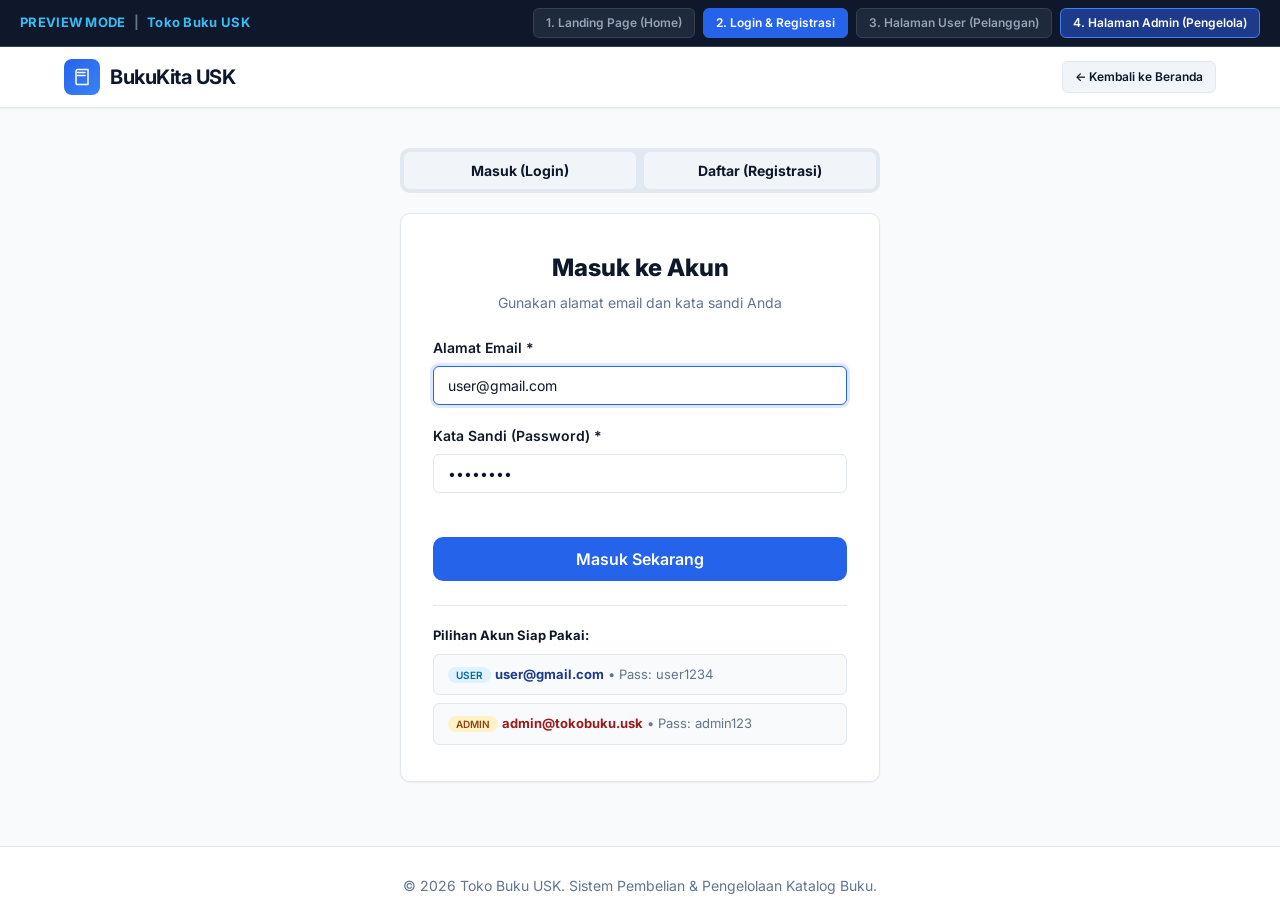
<file: auth.html>
<!DOCTYPE html>
<html lang="id">
<head>
    <meta charset="UTF-8">
    <meta name="viewport" content="width=device-width, initial-scale=1.0">
    <title>Masuk &amp; Daftar Akun - Toko Buku USK</title>
    <link rel="preconnect" href="https://fonts.googleapis.com">
    <link rel="preconnect" href="https://fonts.gstatic.com" crossorigin>
    <link href="https://fonts.googleapis.com/css2?family=Inter:wght@400;500;600;700;800&display=swap" rel="stylesheet">
    <link rel="stylesheet" href="css/style.css">
</head>
<body>
    <div class="preview-bar">
        <div class="preview-bar-brand">
            <span>PREVIEW MODE</span>
            <span style="color: #64748b;">|</span>
            <span>Toko Buku USK</span>
        </div>
        <div class="preview-bar-links">
            <a href="index.html" class="preview-bar-link">1. Landing Page (Home)</a>
            <a href="auth.html" class="preview-bar-link active">2. Login &amp; Registrasi</a>
            <a href="user.html" class="preview-bar-link">3. Halaman User (Pelanggan)</a>
            <a href="admin.html" class="preview-bar-link" style="background: #1e3a8a; border-color: #3b82f6; color: #ffffff;">4. Halaman Admin (Pengelola)</a>
        </div>
    </div>

    <header class="navbar">
        <div class="nav-container">
            <a href="index.html" class="nav-brand">
                <div class="nav-brand-icon">
                    <svg width="18" height="18" viewBox="0 0 24 24" fill="none" stroke="currentColor" stroke-width="2" stroke-linecap="round" stroke-linejoin="round" style="color: #ffffff;"><path d="M4 19.5v-15A2.5 2.5 0 0 1 6.5 2H20v20H6.5a2.5 2.5 0 0 1-2.5-2.5Z"/><path d="M6 6h10"/><path d="M6 10h10"/></svg>
                </div>
                <span>BukuKita USK</span>
            </a>

            <nav class="nav-menu">
            </nav>

            <div class="nav-right">
                <a href="index.html" class="btn btn-secondary btn-sm">&larr; Kembali ke Beranda</a>
            </div>
        </div>
    </header>

    <main class="container" style="flex: 1; display: flex; align-items: center; justify-content: center; padding: 40px 20px;">
        <div style="width: 100%; max-width: 480px;">
            <div style="display: flex; gap: 8px; margin-bottom: 20px; background: #e2e8f0; padding: 4px; border-radius: var(--radius);">
                <button type="button" id="auth-tab-login" class="btn btn-secondary active" style="flex: 1; border: none; padding: 10px; font-weight: 700;" onclick="switchAuthTab('login')">
                    Masuk (Login)
                </button>
                <button type="button" id="auth-tab-regist" class="btn btn-secondary" style="flex: 1; border: none; padding: 10px; font-weight: 700;" onclick="switchAuthTab('regist')">
                    Daftar (Registrasi)
                </button>
            </div>

            <div id="auth-alert" class="alert alert-info" style="display: none;"></div>

            <div id="box-login" class="card" style="padding: 36px 32px;">
                <div style="text-align: center; margin-bottom: 24px;">
                    <h1 style="font-size: 24px; font-weight: 800; color: var(--text-main); margin-bottom: 6px;">Masuk ke Akun</h1>
                    <p style="font-size: 14px; color: var(--text-muted);">Gunakan alamat email dan kata sandi Anda</p>
                </div>

                <form onsubmit="handleLoginDemo(event)">
                    <div class="form-group">
                        <label class="form-label" for="input-email">Alamat Email *</label>
                        <input type="email" id="input-email" class="form-control" placeholder="user@gmail.com atau admin@tokobuku.usk" value="user@gmail.com" required autofocus>
                    </div>

                    <div class="form-group">
                        <label class="form-label" for="input-password">Kata Sandi (Password) *</label>
                        <input type="password" id="input-password" class="form-control" value="user1234" required>
                    </div>

                    <button type="submit" class="btn btn-primary btn-block btn-lg" style="margin-top: 24px;">
                        Masuk Sekarang
                    </button>
                </form>

                <div style="margin-top: 24px; padding-top: 20px; border-top: 1px solid var(--border-color); font-size: 13px; color: var(--text-muted);">
                    <div style="font-weight: 700; color: var(--text-main); margin-bottom: 8px;">Pilihan Akun Siap Pakai:</div>
                    <div style="background: var(--background); padding: 10px 14px; border-radius: var(--radius-sm); border: 1px solid var(--border-color); margin-bottom: 8px;">
                        <span class="role-pill user" style="font-size: 10px;">USER</span>
                        <code style="font-weight: 700; color: #1e3a8a;">user@gmail.com</code> &bull; Pass: <code>user1234</code>
                    </div>
                    <div style="background: var(--background); padding: 10px 14px; border-radius: var(--radius-sm); border: 1px solid var(--border-color);">
                        <span class="role-pill admin" style="font-size: 10px;">ADMIN</span>
                        <code style="font-weight: 700; color: #991b1b;">admin@tokobuku.usk</code> &bull; Pass: <code>admin123</code>
                    </div>
                </div>
            </div>

            <div id="box-regist" class="card" style="padding: 36px 32px; display: none;">
                <div style="text-align: center; margin-bottom: 24px;">
                    <h1 style="font-size: 24px; font-weight: 800; color: var(--text-main); margin-bottom: 6px;">Daftar Akun Baru</h1>
                    <p style="font-size: 14px; color: var(--text-muted);">Daftarkan akun pelanggan untuk mulai memesan buku</p>
                </div>

                <form onsubmit="handleRegistDemo(event)">
                    <div class="form-group">
                        <label class="form-label" for="reg-nama">Nama Lengkap *</label>
                        <input type="text" id="reg-nama" class="form-control" placeholder="Contoh: Muhammad Fadhil" value="Muhammad Fadhil" required>
                    </div>

                    <div class="form-group">
                        <label class="form-label" for="reg-email">Alamat Email (@gmail.com) *</label>
                        <input type="email" id="reg-email" class="form-control" placeholder="nama.anda@gmail.com" value="fadhil.usk@gmail.com" required>
                        <span style="font-size: 12px; color: var(--primary); font-weight: 600; display: block; margin-top: 4px;">Pendaftaran wajib menggunakan alamat email @gmail.com</span>
                    </div>

                    <div class="form-group">
                        <label class="form-label" for="reg-pass">Password (Minimal 8 Karakter) *</label>
                        <input type="password" id="reg-pass" class="form-control" value="fadhil1234" required>
                    </div>

                    <div class="form-group">
                        <label class="form-label" for="reg-confirm">Konfirmasi Password *</label>
                        <input type="password" id="reg-confirm" class="form-control" value="fadhil1234" required>
                    </div>

                    <button type="submit" class="btn btn-primary btn-block btn-lg" style="margin-top: 24px;">
                        Daftar Akun
                    </button>
                </form>

                <div style="margin-top: 24px; padding-top: 18px; border-top: 1px solid var(--border-color); text-align: center; font-size: 13px; color: var(--text-muted);">
                    Sudah memiliki akun? <a href="javascript:void(0)" onclick="switchAuthTab('login')" style="font-weight: 700;">Masuk di Sini</a>
                </div>
            </div>
        </div>
    </main>

    <footer class="footer">
        <p>&copy; 2026 Toko Buku USK. Sistem Pembelian &amp; Pengelolaan Katalog Buku.</p>
    </footer>

    <script src="js/app.js"></script>
</body>
</html>
</file>
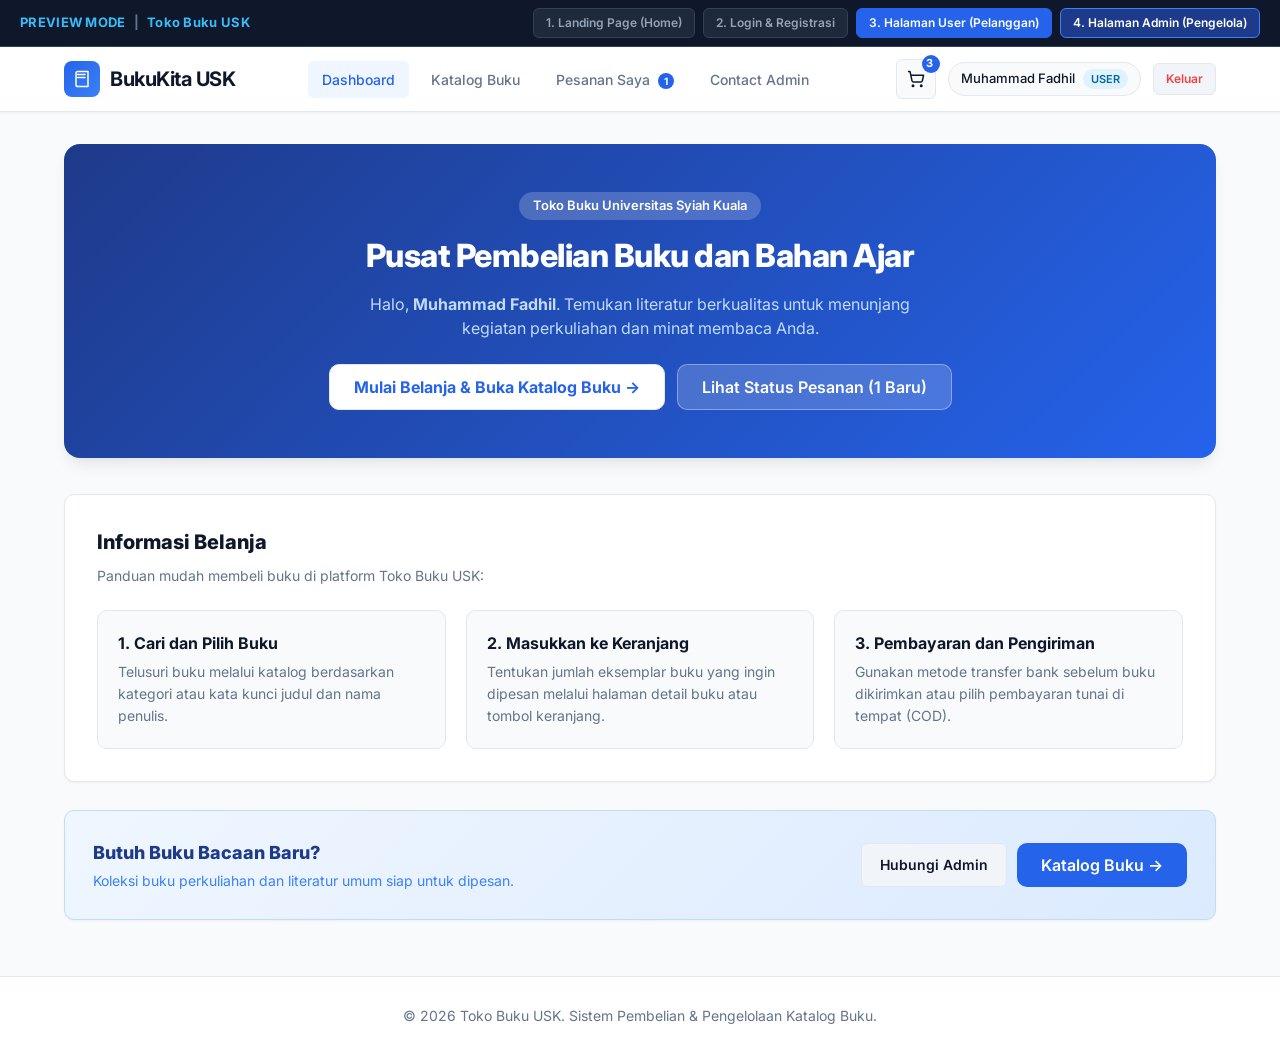
<file: user.html>
<!DOCTYPE html>
<html lang="id">
<head>
    <meta charset="UTF-8">
    <meta name="viewport" content="width=device-width, initial-scale=1.0">
    <title>Dashboard Pelanggan - Toko Buku USK</title>
    <link rel="preconnect" href="https://fonts.googleapis.com">
    <link rel="preconnect" href="https://fonts.gstatic.com" crossorigin>
    <link href="https://fonts.googleapis.com/css2?family=Inter:wght@400;500;600;700;800&display=swap" rel="stylesheet">
    <link rel="stylesheet" href="css/style.css">
</head>
<body>
    <div class="preview-bar">
        <div class="preview-bar-brand">
            <span>PREVIEW MODE</span>
            <span style="color: #64748b;">|</span>
            <span>Toko Buku USK</span>
        </div>
        <div class="preview-bar-links">
            <a href="index.html" class="preview-bar-link">1. Landing Page (Home)</a>
            <a href="auth.html" class="preview-bar-link">2. Login &amp; Registrasi</a>
            <a href="user.html" class="preview-bar-link active">3. Halaman User (Pelanggan)</a>
            <a href="admin.html" class="preview-bar-link" style="background: #1e3a8a; border-color: #3b82f6; color: #ffffff;">4. Halaman Admin (Pengelola)</a>
        </div>
    </div>

    <header class="navbar" id="user-header">
        <div class="nav-container">
            <a href="index.html" class="nav-brand">
                <div class="nav-brand-icon">
                    <svg width="18" height="18" viewBox="0 0 24 24" fill="none" stroke="currentColor" stroke-width="2" stroke-linecap="round" stroke-linejoin="round" style="color: #ffffff;"><path d="M4 19.5v-15A2.5 2.5 0 0 1 6.5 2H20v20H6.5a2.5 2.5 0 0 1-2.5-2.5Z"/><path d="M6 6h10"/><path d="M6 10h10"/></svg>
                </div>
                <span>BukuKita USK</span>
            </a>

            <nav class="nav-menu">
                <a href="javascript:void(0)" class="nav-link active tab-btn" onclick="switchTab('user-content-area', 'user-pane-dashboard', this)">Dashboard</a>
                <a href="javascript:void(0)" class="nav-link tab-btn" onclick="switchTab('user-content-area', 'user-pane-katalog', this)">Katalog Buku</a>
                <a href="javascript:void(0)" class="nav-link tab-btn" data-tab="pesanan" onclick="switchTab('user-content-area', 'user-pane-pesanan', this)">
                    <span>Pesanan Saya</span>
                    <span class="nav-sub-badge">1</span>
                </a>
                <a href="javascript:void(0)" class="nav-link tab-btn" onclick="switchTab('user-content-area', 'user-pane-contact', this)">Contact Admin</a>
            </nav>

            <div class="nav-right">
                <a href="javascript:void(0)" class="cart-btn" title="Keranjang Belanja" onclick="switchTab('user-content-area', 'user-pane-cart', document.querySelector('#btn-nav-cart'))">
                    <svg width="18" height="18" viewBox="0 0 24 24" fill="none" stroke="currentColor" stroke-width="2" stroke-linecap="round" stroke-linejoin="round"><circle cx="8" cy="21" r="1"/><circle cx="19" cy="21" r="1"/><path d="M2.05 2.05h2l2.66 12.42a2 2 0 0 0 2 1.58h9.78a2 2 0 0 0 1.95-1.57l1.65-7.43H5.12"/></svg>
                    <span class="cart-badge">3</span>
                </a>

                <div class="user-badge">
                    <span>Muhammad Fadhil</span>
                    <span class="role-pill user">user</span>
                </div>

                <a href="auth.html" class="btn btn-secondary btn-sm" style="color: var(--danger);">Keluar</a>
            </div>
        </div>
    </header>

    <main class="container" id="user-content-area">
        <div id="user-pane-dashboard" class="tab-pane active">
            <div class="hero-section" style="padding: 48px 32px; text-align: center;">
                <div style="display: inline-block; background: rgba(255, 255, 255, 0.2); padding: 4px 14px; border-radius: var(--radius-full); font-size: 13px; font-weight: 600; margin-bottom: 12px;">
                    Toko Buku Universitas Syiah Kuala
                </div>
                <h1 class="hero-title" style="font-size: 32px;">Pusat Pembelian Buku dan Bahan Ajar</h1>
                <p class="hero-subtitle" style="margin: 0 auto 24px; font-size: 16px;">
                    Halo, <strong>Muhammad Fadhil</strong>. Temukan literatur berkualitas untuk menunjang kegiatan perkuliahan dan minat membaca Anda.
                </p>
                <div style="display: flex; gap: 12px; justify-content: center; flex-wrap: wrap;">
                    <button type="button" class="btn btn-secondary btn-lg" style="background: #ffffff; color: var(--primary); font-weight: 700;" onclick="switchTab('user-content-area', 'user-pane-katalog', document.querySelectorAll('.nav-link')[1])">
                        Mulai Belanja &amp; Buka Katalog Buku &rarr;
                    </button>
                    <button type="button" class="btn btn-secondary btn-lg" style="background: rgba(255,255,255,0.18); color: #ffffff; border-color: rgba(255,255,255,0.35);" onclick="switchTab('user-content-area', 'user-pane-pesanan', document.querySelector('[data-tab=\'pesanan\']'))">
                        Lihat Status Pesanan (1 Baru)
                    </button>
                </div>
            </div>

            <div class="card" style="padding: 32px; margin-bottom: 28px;">
                <h2 style="font-size: 20px; font-weight: 800; margin-bottom: 8px;">Informasi Belanja</h2>
                <p style="color: var(--text-muted); font-size: 14px; margin-bottom: 24px;">Panduan mudah membeli buku di platform Toko Buku USK:</p>

                <div style="display: grid; grid-template-columns: repeat(auto-fit, minmax(260px, 1fr)); gap: 20px;">
                    <div style="background: var(--background); padding: 20px; border-radius: var(--radius); border: 1px solid var(--border-color);">
                        <strong style="font-size: 16px; display: block; margin-bottom: 6px;">1. Cari dan Pilih Buku</strong>
                        <p style="font-size: 14px; color: var(--text-muted); line-height: 1.6;">
                            Telusuri buku melalui katalog berdasarkan kategori atau kata kunci judul dan nama penulis.
                        </p>
                    </div>

                    <div style="background: var(--background); padding: 20px; border-radius: var(--radius); border: 1px solid var(--border-color);">
                        <strong style="font-size: 16px; display: block; margin-bottom: 6px;">2. Masukkan ke Keranjang</strong>
                        <p style="font-size: 14px; color: var(--text-muted); line-height: 1.6;">
                            Tentukan jumlah eksemplar buku yang ingin dipesan melalui halaman detail buku atau tombol keranjang.
                        </p>
                    </div>

                    <div style="background: var(--background); padding: 20px; border-radius: var(--radius); border: 1px solid var(--border-color);">
                        <strong style="font-size: 16px; display: block; margin-bottom: 6px;">3. Pembayaran dan Pengiriman</strong>
                        <p style="font-size: 14px; color: var(--text-muted); line-height: 1.6;">
                            Gunakan metode transfer bank sebelum buku dikirimkan atau pilih pembayaran tunai di tempat (COD).
                        </p>
                    </div>
                </div>
            </div>

            <div class="card" style="padding: 28px; background: linear-gradient(135deg, #eff6ff, #dbeafe); border-color: var(--primary-border); display: flex; align-items: center; justify-content: space-between; flex-wrap: wrap; gap: 20px;">
                <div>
                    <h3 style="font-size: 18px; font-weight: 800; color: #1e3a8a; margin-bottom: 4px;">Butuh Buku Bacaan Baru?</h3>
                    <p style="color: #3b82f6; font-size: 14px;">Koleksi buku perkuliahan dan literatur umum siap untuk dipesan.</p>
                </div>
                <div style="display: flex; gap: 10px;">
                    <button type="button" class="btn btn-secondary" onclick="switchTab('user-content-area', 'user-pane-contact', document.querySelectorAll('.nav-link')[3])">Hubungi Admin</button>
                    <button type="button" class="btn btn-primary btn-lg" onclick="switchTab('user-content-area', 'user-pane-katalog', document.querySelectorAll('.nav-link')[1])">Katalog Buku &rarr;</button>
                </div>
            </div>
        </div>

        <div id="user-pane-katalog" class="tab-pane">
            <div style="margin-bottom: 24px;">
                <div style="display: flex; justify-content: space-between; align-items: center; flex-wrap: wrap; gap: 16px;">
                    <div>
                        <h1 style="font-size: 26px; font-weight: 800;">Katalog Buku</h1>
                        <p style="color: var(--text-muted); font-size: 14px;">Klik pada kartu buku untuk melihat informasi lengkap dan memasukkan ke keranjang belanja</p>
                    </div>

                    <div style="display: flex; gap: 8px; align-items: center;">
                        <select class="form-control" style="width: auto; padding: 8px 14px; font-size: 13px;">
                            <option value="terbaru">Terbaru</option>
                            <option value="harga_asc">Harga: Termurah</option>
                            <option value="harga_desc">Harga: Termahal</option>
                            <option value="judul_asc">Judul (A-Z)</option>
                        </select>
                    </div>
                </div>
            </div>

            <div class="card" style="padding: 16px 20px; margin-bottom: 24px;">
                <div style="display: flex; gap: 10px;">
                    <input type="text" id="catalog-search" class="form-control" placeholder="Cari buku berdasarkan judul, nama penulis, atau penerbit..." onkeyup="searchCatalog(this.value)">
                    <button type="button" class="btn btn-primary" onclick="searchCatalog(document.getElementById('catalog-search').value)" style="white-space: nowrap;">Cari Buku</button>
                    <button type="button" class="btn btn-secondary" onclick="document.getElementById('catalog-search').value=''; searchCatalog('');">Reset</button>
                </div>
            </div>

            <div class="filter-pills" style="margin-bottom: 24px;">
                <a href="javascript:void(0)" class="filter-pill active" onclick="filterCatalog('all', this)">Semua Kategori</a>
                <a href="javascript:void(0)" class="filter-pill" onclick="filterCatalog(1, this)">Sains &amp; Teknologi (2)</a>
                <a href="javascript:void(0)" class="filter-pill" onclick="filterCatalog(2, this)">Sastra &amp; Fiksi (2)</a>
                <a href="javascript:void(0)" class="filter-pill" onclick="filterCatalog(3, this)">Pengembangan Diri (2)</a>
            </div>

            <div class="tokopedia-grid">
                <div class="tokopedia-card" data-category="2" data-title="Laskar Pelangi" data-author="Andrea Hirata">
                    <div class="tokopedia-thumb">
                        <img src="uploads/buku/1793927570_6aed2992d996d.jfif" alt="Laskar Pelangi">
                    </div>
                    <div class="tokopedia-body">
                        <div class="tokopedia-title" title="Laskar Pelangi">Laskar Pelangi</div>
                        <div class="tokopedia-price">Rp 85.000</div>
                        <div class="tokopedia-meta">Penulis: Andrea Hirata</div>
                        <div class="tokopedia-meta">Sastra &amp; Fiksi &bull; 2005</div>
                        <div class="tokopedia-footer">
                            <span>Banda Aceh</span>
                            <span class="tokopedia-badge-stock in">Sisa 15</span>
                        </div>
                        <button type="button" class="btn btn-primary btn-block btn-sm" onclick="addToCart(1)" style="margin-top: 10px;">
                            + Tambah Keranjang
                        </button>
                    </div>
                </div>

                <div class="tokopedia-card" data-category="2" data-title="Bumi Manusia" data-author="Pramoedya Ananta Toer">
                    <div class="tokopedia-thumb">
                        <img src="uploads/buku/1793936379_6aed4bfbbd6fd.jpg" alt="Bumi Manusia">
                    </div>
                    <div class="tokopedia-body">
                        <div class="tokopedia-title" title="Bumi Manusia">Bumi Manusia</div>
                        <div class="tokopedia-price">Rp 95.000</div>
                        <div class="tokopedia-meta">Penulis: Pramoedya Ananta Toer</div>
                        <div class="tokopedia-meta">Sastra &amp; Fiksi &bull; 1980</div>
                        <div class="tokopedia-footer">
                            <span>Banda Aceh</span>
                            <span class="tokopedia-badge-stock in">Sisa 10</span>
                        </div>
                        <button type="button" class="btn btn-primary btn-block btn-sm" onclick="addToCart(2)" style="margin-top: 10px;">
                            + Tambah Keranjang
                        </button>
                    </div>
                </div>

                <div class="tokopedia-card" data-category="3" data-title="Filosofi Teras" data-author="Henry Manampiring">
                    <div class="tokopedia-thumb">
                        <img src="uploads/buku/1793936414_6aed4c1e99c5a.jfif" alt="Filosofi Teras">
                    </div>
                    <div class="tokopedia-body">
                        <div class="tokopedia-title" title="Filosofi Teras">Filosofi Teras</div>
                        <div class="tokopedia-price">Rp 98.000</div>
                        <div class="tokopedia-meta">Penulis: Henry Manampiring</div>
                        <div class="tokopedia-meta">Pengembangan Diri &bull; 2018</div>
                        <div class="tokopedia-footer">
                            <span>Banda Aceh</span>
                            <span class="tokopedia-badge-stock in">Sisa 8</span>
                        </div>
                        <button type="button" class="btn btn-primary btn-block btn-sm" onclick="addToCart(3)" style="margin-top: 10px;">
                            + Tambah Keranjang
                        </button>
                    </div>
                </div>

                <div class="tokopedia-card" data-category="1" data-title="Pemrograman Web Modern dengan Laravel 12" data-author="Fadhil Danendra">
                    <div class="tokopedia-thumb">
                        <img src="uploads/buku/1793936453_6aed4c4584484.jfif" alt="Pemrograman Web Modern">
                    </div>
                    <div class="tokopedia-body">
                        <div class="tokopedia-title" title="Pemrograman Web Modern dengan Laravel 12">Pemrograman Web Modern dengan Laravel 12</div>
                        <div class="tokopedia-price">Rp 120.000</div>
                        <div class="tokopedia-meta">Penulis: Fadhil Danendra</div>
                        <div class="tokopedia-meta">Sains &amp; Teknologi &bull; 2026</div>
                        <div class="tokopedia-footer">
                            <span>Banda Aceh</span>
                            <span class="tokopedia-badge-stock in">Sisa 12</span>
                        </div>
                        <button type="button" class="btn btn-primary btn-block btn-sm" onclick="addToCart(4)" style="margin-top: 10px;">
                            + Tambah Keranjang
                        </button>
                    </div>
                </div>

                <div class="tokopedia-card" data-category="1" data-title="Algoritma &amp; Struktur Data Tingkat Lanjut" data-author="Tim Dosen USK">
                    <div class="tokopedia-thumb">
                        <img src="uploads/buku/1793936988_6aed4e5c73d10.jfif" alt="Algoritma &amp; Struktur Data">
                    </div>
                    <div class="tokopedia-body">
                        <div class="tokopedia-title" title="Algoritma &amp; Struktur Data Tingkat Lanjut">Algoritma &amp; Struktur Data Tingkat Lanjut</div>
                        <div class="tokopedia-price">Rp 110.000</div>
                        <div class="tokopedia-meta">Penulis: Tim Dosen USK</div>
                        <div class="tokopedia-meta">Sains &amp; Teknologi &bull; 2024</div>
                        <div class="tokopedia-footer">
                            <span>Banda Aceh</span>
                            <span class="tokopedia-badge-stock in">Sisa 5</span>
                        </div>
                        <button type="button" class="btn btn-primary btn-block btn-sm" onclick="addToCart(5)" style="margin-top: 10px;">
                            + Tambah Keranjang
                        </button>
                    </div>
                </div>

                <div class="tokopedia-card" data-category="3" data-title="Manajemen Waktu &amp; Produktivitas Belajar" data-author="Dr. Hendra Saputra">
                    <div class="tokopedia-thumb">
                        <img src="uploads/buku/1793952934_6aed8ca687f01.png" alt="Manajemen Waktu">
                    </div>
                    <div class="tokopedia-body">
                        <div class="tokopedia-title" title="Manajemen Waktu &amp; Produktivitas Belajar">Manajemen Waktu &amp; Produktivitas Belajar</div>
                        <div class="tokopedia-price">Rp 75.000</div>
                        <div class="tokopedia-meta">Penulis: Dr. Hendra Saputra</div>
                        <div class="tokopedia-meta">Pengembangan Diri &bull; 2023</div>
                        <div class="tokopedia-footer">
                            <span>Banda Aceh</span>
                            <span class="tokopedia-badge-stock out">Habis</span>
                        </div>
                        <button type="button" class="btn btn-secondary btn-block btn-sm" disabled style="margin-top: 10px; opacity: 0.6; cursor: not-allowed;">
                            Stok Habis
                        </button>
                    </div>
                </div>
            </div>
        </div>

        <div id="user-pane-cart" class="tab-pane">
            <div style="margin-bottom: 24px;">
                <h1 style="font-size: 24px; font-weight: 800;">Keranjang Belanja Anda</h1>
                <p style="color: var(--text-muted); font-size: 14px;">Periksa kembali daftar buku yang Anda pesan sebelum menuju pembayaran</p>
            </div>

            <div class="card" style="padding: 24px;">
                <div class="table-responsive">
                    <table class="data-table">
                        <thead>
                            <tr>
                                <th>Judul Buku</th>
                                <th>Harga Satuan</th>
                                <th style="width: 140px;">Kuantitas</th>
                                <th>Subtotal</th>
                                <th style="width: 90px;">Aksi</th>
                            </tr>
                        </thead>
                        <tbody id="cart-table-body"></tbody>
                    </table>
                </div>

                <div style="margin-top: 24px; padding-top: 20px; border-top: 1px solid var(--border-color); display: flex; justify-content: space-between; align-items: center; flex-wrap: wrap; gap: 20px;">
                    <div>
                        <button type="button" class="btn btn-secondary" onclick="switchTab('user-content-area', 'user-pane-katalog', document.querySelectorAll('.nav-link')[1])">
                            &larr; Tambah Buku Lainnya
                        </button>
                    </div>
                    <div style="display: flex; align-items: center; gap: 20px;">
                        <div style="text-align: right;">
                            <span style="font-size: 13px; color: var(--text-muted); display: block;">Total Tagihan:</span>
                            <span id="cart-grand-total" style="font-size: 24px; font-weight: 800; color: var(--primary);">Rp 325.000</span>
                        </div>
                        <button type="button" class="btn btn-primary btn-lg" onclick="simulateCheckout()">
                            Lanjutkan Checkout &rarr;
                        </button>
                    </div>
                </div>
            </div>
        </div>

        <div id="user-pane-pesanan" class="tab-pane">
            <div style="margin-bottom: 24px;">
                <h1 style="font-size: 24px; font-weight: 800;">Riwayat Pesanan Saya</h1>
                <p style="color: var(--text-muted); font-size: 14px;">Pantau status verifikasi dan perkembangan pengiriman buku yang Anda beli</p>
            </div>

            <div class="card" style="padding: 24px;">
                <div class="table-responsive">
                    <table class="data-table">
                        <thead>
                            <tr>
                                <th>Kode Pesanan</th>
                                <th>Tanggal Transaksi</th>
                                <th>Total Pembayaran</th>
                                <th>Metode Bayar</th>
                                <th>Status Pesanan</th>
                                <th>Aksi Interaktif</th>
                            </tr>
                        </thead>
                        <tbody>
                            <tr id="order-row-101" style="background: #eff6ff;">
                                <td>
                                    <strong style="color: var(--primary); font-size: 14px;">USK-20261108-001</strong>
                                    <span class="status-badge badge-danger" style="font-size: 10px; margin-left: 4px;">Baru</span>
                                </td>
                                <td>08 Nov 2026, 14:20 WIB</td>
                                <td><strong style="font-size: 14px;">Rp 205.000</strong></td>
                                <td>Transfer Bank Mandiri</td>
                                <td>
                                    <span class="status-badge badge-warning order-status-badge">Menunggu Konfirmasi</span>
                                </td>
                                <td class="order-action">
                                    <div style="display: flex; gap: 6px;">
                                        <button type="button" class="btn btn-outline btn-sm" onclick="simulateUploadProof(101)">Unggah Ulang Bukti</button>
                                        <button type="button" class="btn btn-danger btn-sm" onclick="simulateCancelOrder(101)">Batalkan</button>
                                    </div>
                                </td>
                            </tr>
                            <tr id="order-row-102">
                                <td>
                                    <strong style="color: var(--primary); font-size: 14px;">USK-20261104-009</strong>
                                </td>
                                <td>04 Nov 2026, 09:15 WIB</td>
                                <td><strong style="font-size: 14px;">Rp 98.000</strong></td>
                                <td>Transfer BSI</td>
                                <td>
                                    <span class="status-badge badge-success order-status-badge">Selesai</span>
                                </td>
                                <td class="order-action">
                                    <span style="font-size: 12px; color: var(--success); font-weight: 600;">Transaksi Sukses</span>
                                </td>
                            </tr>
                            <tr id="order-row-103">
                                <td>
                                    <strong style="color: var(--primary); font-size: 14px;">USK-20261028-004</strong>
                                </td>
                                <td>28 Okt 2026, 16:45 WIB</td>
                                <td><strong style="font-size: 14px;">Rp 180.000</strong></td>
                                <td>Payment at Delivery (COD)</td>
                                <td>
                                    <span class="status-badge badge-success order-status-badge">Selesai</span>
                                </td>
                                <td class="order-action">
                                    <span style="font-size: 12px; color: var(--success); font-weight: 600;">Transaksi Sukses</span>
                                </td>
                            </tr>
                        </tbody>
                    </table>
                </div>
            </div>
        </div>

        <div id="user-pane-contact" class="tab-pane">
            <div style="margin-bottom: 24px;">
                <h1 style="font-size: 24px; font-weight: 800;">Contact to Admin</h1>
                <p style="color: var(--text-muted); font-size: 14px;">Kirimkan pertanyaan atau informasi seputar pemesanan dan ketersediaan buku langsung kepada admin</p>
            </div>

            <div class="contact-layout">
                <div>
                    <div class="card" style="padding: 28px;">
                        <h2 style="font-size: 18px; font-weight: 700; margin-bottom: 18px;">Kirim Pesan ke Admin</h2>

                        <div style="background: var(--background); padding: 14px 18px; border-radius: var(--radius-sm); border: 1px solid var(--border-color); margin-bottom: 20px; font-size: 13px;">
                            <div style="color: var(--text-muted); margin-bottom: 2px;">Identitas Pengirim:</div>
                            <div style="font-size: 14px; font-weight: 700; color: var(--text-main);">Muhammad Fadhil</div>
                            <div style="color: var(--primary); font-size: 13px;">user@gmail.com</div>
                        </div>

                        <form onsubmit="event.preventDefault(); showToast('Pesan berhasil terkirim ke administrator!'); event.target.reset();">
                            <div class="form-group">
                                <label class="form-label" for="usr-subjek">Subjek Pesan *</label>
                                <input type="text" id="usr-subjek" class="form-control" placeholder="Contoh: Pertanyaan Stok Buku atau Status Pembayaran" required>
                            </div>

                            <div class="form-group">
                                <label class="form-label" for="usr-pesan">Isi Pesan *</label>
                                <textarea id="usr-pesan" class="form-control" rows="5" placeholder="Tuliskan pesan Anda secara jelas dan lengkap..." required></textarea>
                            </div>

                            <button type="submit" class="btn btn-primary btn-block btn-lg">Kirim Pesan</button>
                        </form>
                    </div>
                </div>

                <div>
                    <div class="card" style="padding: 28px;">
                        <h2 style="font-size: 18px; font-weight: 700; margin-bottom: 16px;">Riwayat Pesan &amp; Balasan Admin</h2>

                        <div style="display: flex; flex-direction: column; gap: 16px; max-height: 520px; overflow-y: auto; padding-right: 6px;">
                            <div style="background: var(--background); border: 1px solid var(--border-color); border-radius: var(--radius); padding: 16px;">
                                <div style="display: flex; justify-content: space-between; align-items: flex-start; margin-bottom: 8px;">
                                    <div>
                                        <strong style="font-size: 14px; color: var(--text-main); display: block;">Konfirmasi Bukti Transfer USK-20261108-001</strong>
                                        <span style="font-size: 11px; color: var(--text-muted);">08 Nov 2026, 14:35 WIB</span>
                                    </div>
                                    <span class="status-badge badge-success" style="font-size: 11px;">Sudah Dibalas</span>
                                </div>

                                <div style="font-size: 13px; color: var(--text-muted); line-height: 1.5; margin-bottom: 10px; background: #ffffff; padding: 10px; border-radius: var(--radius-sm); border: 1px solid #e2e8f0;">
                                    "Halo admin, saya sudah mengunggah bukti transfer Bank Mandiri sebesar Rp 205.000 untuk pesanan USK-20261108-001. Mohon dibantu verifikasinya ya."
                                </div>

                                <div style="background: #eff6ff; border-left: 3px solid var(--primary); padding: 12px; border-radius: 4px;">
                                    <div style="font-size: 12px; font-weight: 700; color: var(--primary); margin-bottom: 4px;">
                                        Balasan Administrator (08 Nov 2026, 14:50 WIB):
                                    </div>
                                    <div style="font-size: 13px; color: #1e3a8a; line-height: 1.6; white-space: pre-line;">
                                        Halo kak Muhammad Fadhil, bukti transfer pembayaran telah kami verifikasi valid. Pesanan Anda sekarang dalam status Diproses untuk segera dikemas. Terima kasih!
                                    </div>
                                </div>
                            </div>
                        </div>
                    </div>
                </div>
            </div>
        </div>
    </main>

    <footer class="footer">
        <p>&copy; 2026 Toko Buku USK. Sistem Pembelian &amp; Pengelolaan Katalog Buku.</p>
    </footer>

    <script src="js/app.js"></script>
</body>
</html>
</file>
<file: css/style.css>
:root {
    --primary: #2563eb;
    --primary-hover: #1d4ed8;
    --primary-light: #eff6ff;
    --primary-border: #bfdbfe;
    --secondary: #475569;
    --background: #f8fafc;
    --surface: #ffffff;
    --text-main: #0f172a;
    --text-muted: #64748b;
    --border-color: #e2e8f0;
    --danger: #ef4444;
    --danger-light: #fef2f2;
    --success: #10b981;
    --success-light: #ecfdf5;
    --warning: #f59e0b;
    --warning-light: #fffbeb;
    --info: #0ea5e9;
    --info-light: #f0f9ff;
    --shadow-sm: 0 1px 2px 0 rgba(0, 0, 0, 0.05);
    --shadow: 0 4px 6px -1px rgba(0, 0, 0, 0.07), 0 2px 4px -2px rgba(0, 0, 0, 0.05);
    --shadow-md: 0 10px 15px -3px rgba(0, 0, 0, 0.08), 0 4px 6px -4px rgba(0, 0, 0, 0.04);
    --shadow-lg: 0 20px 25px -5px rgba(0, 0, 0, 0.08), 0 8px 10px -6px rgba(0, 0, 0, 0.04);
    --radius-sm: 6px;
    --radius: 10px;
    --radius-lg: 16px;
    --radius-full: 9999px;
}

* {
    margin: 0;
    padding: 0;
    box-sizing: border-box;
    font-family: 'Inter', -apple-system, BlinkMacSystemFont, "Segoe UI", Roboto, sans-serif;
}

body {
    background-color: var(--background);
    color: var(--text-main);
    line-height: 1.5;
    min-height: 100vh;
    display: flex;
    flex-direction: column;
}

a {
    color: var(--primary);
    text-decoration: none;
    transition: all 0.2s ease;
}

a:hover {
    color: var(--primary-hover);
}

.navbar {
    background: var(--surface);
    border-bottom: 1px solid var(--border-color);
    position: sticky;
    top: 0;
    z-index: 50;
    box-shadow: var(--shadow-sm);
}

.nav-container {
    max-width: 1200px;
    margin: 0 auto;
    padding: 12px 24px;
    display: flex;
    align-items: center;
    justify-content: space-between;
    gap: 20px;
}

.nav-brand {
    display: flex;
    align-items: center;
    gap: 10px;
    text-decoration: none;
    color: var(--text-main);
    font-size: 20px;
    font-weight: 700;
    letter-spacing: -0.5px;
}

.nav-brand-icon {
    width: 36px;
    height: 36px;
    background: linear-gradient(135deg, var(--primary), #3b82f6);
    color: #fff;
    border-radius: 8px;
    display: flex;
    align-items: center;
    justify-content: center;
    font-size: 20px;
}

.nav-menu {
    display: flex;
    align-items: center;
    gap: 8px;
    list-style: none;
}

.nav-link {
    color: var(--text-muted);
    font-size: 14px;
    font-weight: 500;
    padding: 8px 14px;
    border-radius: var(--radius-sm);
    transition: all 0.15s ease;
}

.nav-link:hover, .nav-link.active {
    color: var(--primary);
    background: var(--primary-light);
}

.nav-right {
    display: flex;
    align-items: center;
    gap: 12px;
}

.cart-btn {
    position: relative;
    display: flex;
    align-items: center;
    justify-content: center;
    width: 40px;
    height: 40px;
    border-radius: var(--radius-sm);
    background: var(--background);
    border: 1px solid var(--border-color);
    color: var(--text-main);
    transition: all 0.2s;
}

.cart-btn:hover {
    background: var(--primary-light);
    border-color: var(--primary-border);
    color: var(--primary);
}

.cart-badge {
    position: absolute;
    top: -5px;
    right: -5px;
    background: var(--primary);
    color: #fff;
    font-size: 11px;
    font-weight: 700;
    min-width: 18px;
    height: 18px;
    border-radius: var(--radius-full);
    display: flex;
    align-items: center;
    justify-content: center;
    padding: 0 4px;
}

.user-badge {
    display: flex;
    align-items: center;
    gap: 8px;
    padding: 6px 12px;
    background: var(--background);
    border: 1px solid var(--border-color);
    border-radius: var(--radius-full);
    font-size: 13px;
    font-weight: 500;
}

.role-pill {
    padding: 2px 8px;
    border-radius: var(--radius-full);
    font-size: 11px;
    font-weight: 600;
    text-transform: uppercase;
}

.role-pill.admin {
    background: #fef3c7;
    color: #92400e;
}

.role-pill.user {
    background: #e0f2fe;
    color: #0369a1;
}

.container {
    max-width: 1200px;
    margin: 0 auto;
    padding: 32px 24px;
    width: 100%;
    flex: 1;
}

.hero-section {
    background: linear-gradient(135deg, #1e3a8a 0%, #2563eb 100%);
    border-radius: var(--radius-lg);
    padding: 48px;
    color: #ffffff;
    margin-bottom: 36px;
    box-shadow: var(--shadow-md);
    position: relative;
    overflow: hidden;
}

.hero-title {
    font-size: 32px;
    font-weight: 800;
    letter-spacing: -0.5px;
    margin-bottom: 12px;
}

.hero-subtitle {
    font-size: 16px;
    color: #bfdbfe;
    max-width: 600px;
    margin-bottom: 24px;
}

.section-header {
    display: flex;
    align-items: center;
    justify-content: space-between;
    margin-bottom: 24px;
    flex-wrap: wrap;
    gap: 16px;
}

.section-title {
    font-size: 22px;
    font-weight: 700;
    color: var(--text-main);
    display: flex;
    align-items: center;
    gap: 8px;
}

.filter-pills {
    display: flex;
    gap: 8px;
    flex-wrap: wrap;
    margin-bottom: 24px;
}

.filter-pill {
    padding: 8px 16px;
    border-radius: var(--radius-full);
    font-size: 13px;
    font-weight: 500;
    background: var(--surface);
    border: 1px solid var(--border-color);
    color: var(--text-muted);
    cursor: pointer;
    transition: all 0.2s;
    text-decoration: none;
}

.filter-pill:hover, .filter-pill.active {
    background: var(--primary);
    color: #fff;
    border-color: var(--primary);
}

.tokopedia-grid {
    display: grid;
    grid-template-columns: repeat(auto-fill, minmax(200px, 1fr));
    gap: 16px;
    margin-bottom: 36px;
}

.tokopedia-card {
    background: #ffffff;
    border-radius: 9px;
    border: 1px solid #e5e7eb;
    overflow: hidden;
    display: flex;
    flex-direction: column;
    text-decoration: none;
    color: var(--text-main);
    box-shadow: 0 1px 4px rgba(0, 0, 0, 0.05);
    transition: transform 0.2s cubic-bezier(0.2, 0.8, 0.2, 1), box-shadow 0.2s cubic-bezier(0.2, 0.8, 0.2, 1);
    position: relative;
}

.tokopedia-card:hover {
    transform: translateY(-4px);
    box-shadow: 0 8px 16px -2px rgba(0, 0, 0, 0.1);
    border-color: #cbd5e1;
}

.tokopedia-thumb {
    width: 100%;
    aspect-ratio: 1 / 1;
    background: #f1f5f9;
    position: relative;
    overflow: hidden;
    display: flex;
    align-items: center;
    justify-content: center;
}

.tokopedia-thumb img {
    width: 100%;
    height: 100%;
    object-fit: cover;
    transition: transform 0.3s ease;
}

.tokopedia-card:hover .tokopedia-thumb img {
    transform: scale(1.04);
}

.tokopedia-body {
    padding: 10px 12px 14px;
    display: flex;
    flex-direction: column;
    flex: 1;
}

.tokopedia-title {
    font-size: 13px;
    font-weight: 500;
    color: #2e3137;
    line-height: 1.4;
    margin-bottom: 6px;
    display: -webkit-box;
    -webkit-line-clamp: 2;
    -webkit-box-orient: vertical;
    overflow: hidden;
    min-height: 36px;
}

.tokopedia-price {
    font-size: 16px;
    font-weight: 800;
    color: #1e293b;
    margin-bottom: 6px;
    letter-spacing: -0.3px;
}

.tokopedia-meta {
    font-size: 11px;
    color: #64748b;
    margin-bottom: 6px;
    white-space: nowrap;
    overflow: hidden;
    text-overflow: ellipsis;
}

.tokopedia-footer {
    margin-top: auto;
    display: flex;
    align-items: center;
    justify-content: space-between;
    font-size: 11px;
    color: #64748b;
    padding-top: 6px;
}

.tokopedia-badge-stock {
    font-size: 10px;
    font-weight: 600;
    padding: 2px 6px;
    border-radius: 4px;
}

.tokopedia-badge-stock.in {
    background: #ecfdf5;
    color: #047857;
}

.tokopedia-badge-stock.out {
    background: #fef2f2;
    color: #b91c1c;
}

.btn {
    display: inline-flex;
    align-items: center;
    justify-content: center;
    gap: 8px;
    padding: 9px 18px;
    border-radius: var(--radius-sm);
    font-size: 14px;
    font-weight: 600;
    cursor: pointer;
    border: none;
    transition: all 0.2s;
    text-decoration: none;
}

.btn-primary {
    background: var(--primary);
    color: #fff;
}

.btn-primary:hover {
    background: var(--primary-hover);
    color: #fff;
}

.btn-secondary {
    background: #f1f5f9;
    color: var(--text-main);
    border: 1px solid var(--border-color);
}

.btn-secondary:hover {
    background: #e2e8f0;
}

.btn-danger {
    background: var(--danger);
    color: #fff;
}

.btn-danger:hover {
    background: #dc2626;
    color: #fff;
}

.btn-sm {
    padding: 6px 12px;
    font-size: 12px;
}

.btn-lg {
    padding: 12px 24px;
    font-size: 16px;
    border-radius: var(--radius);
}

.btn-block {
    width: 100%;
}

.card {
    background: var(--surface);
    border-radius: var(--radius);
    border: 1px solid var(--border-color);
    box-shadow: var(--shadow-sm);
    padding: 24px;
    margin-bottom: 24px;
}

.table-responsive {
    overflow-x: auto;
    border-radius: var(--radius);
    border: 1px solid var(--border-color);
    background: var(--surface);
}

.data-table {
    width: 100%;
    border-collapse: collapse;
    text-align: left;
    font-size: 14px;
}

.data-table th {
    background: #f8fafc;
    color: var(--text-muted);
    font-weight: 600;
    padding: 14px 18px;
    border-bottom: 1px solid var(--border-color);
    text-transform: uppercase;
    font-size: 12px;
    letter-spacing: 0.5px;
}

.data-table td {
    padding: 16px 18px;
    border-bottom: 1px solid var(--border-color);
    color: var(--text-main);
    vertical-align: middle;
}

.data-table tr:last-child td {
    border-bottom: none;
}

.data-table tr:hover td {
    background: #f8fafc;
}

.status-badge {
    display: inline-flex;
    align-items: center;
    gap: 6px;
    padding: 4px 10px;
    border-radius: var(--radius-full);
    font-size: 12px;
    font-weight: 600;
}

.badge-success {
    background: var(--success-light);
    color: #065f46;
}

.badge-warning {
    background: var(--warning-light);
    color: #92400e;
}

.badge-danger {
    background: var(--danger-light);
    color: #991b1b;
}

.badge-info {
    background: var(--info-light);
    color: #0369a1;
}

.badge-secondary {
    background: #f1f5f9;
    color: #475569;
}

.alert {
    padding: 14px 20px;
    border-radius: var(--radius-sm);
    margin-bottom: 20px;
    font-size: 14px;
    display: flex;
    align-items: center;
    justify-content: space-between;
}

.alert-success {
    background: var(--success-light);
    color: #065f46;
    border: 1px solid #a7f3d0;
}

.alert-danger {
    background: var(--danger-light);
    color: #991b1b;
    border: 1px solid #fecaca;
}

.form-group {
    margin-bottom: 20px;
}

.form-label {
    display: block;
    margin-bottom: 8px;
    font-size: 14px;
    font-weight: 600;
    color: var(--text-main);
}

.form-control {
    width: 100%;
    padding: 10px 14px;
    border: 1px solid var(--border-color);
    border-radius: var(--radius-sm);
    font-size: 14px;
    background: var(--surface);
    color: var(--text-main);
    transition: all 0.2s;
    outline: none;
}

.form-control:focus {
    border-color: var(--primary);
    box-shadow: 0 0 0 3px rgba(37, 99, 235, 0.15);
}

textarea.form-control {
    resize: vertical;
    min-height: 100px;
}

.auth-card {
    max-width: 440px;
    margin: 40px auto;
    background: var(--surface);
    padding: 36px;
    border-radius: var(--radius-lg);
    border: 1px solid var(--border-color);
    box-shadow: var(--shadow-md);
}

.auth-title {
    font-size: 24px;
    font-weight: 800;
    text-align: center;
    margin-bottom: 8px;
}

.auth-subtitle {
    font-size: 14px;
    color: var(--text-muted);
    text-align: center;
    margin-bottom: 28px;
}

.password-wrapper {
    position: relative;
    display: flex;
    align-items: center;
}

.password-wrapper .form-control {
    padding-right: 42px;
}

.password-toggle-btn {
    position: absolute;
    right: 12px;
    background: none;
    border: none;
    cursor: pointer;
    font-size: 16px;
    color: var(--text-muted);
    padding: 4px;
    display: flex;
    align-items: center;
    justify-content: center;
    transition: color 0.15s ease;
}

.password-toggle-btn:hover {
    color: var(--primary);
}

.stats-grid {
    display: grid;
    grid-template-columns: repeat(auto-fit, minmax(220px, 1fr));
    gap: 20px;
    margin-bottom: 32px;
}

.stat-card {
    background: var(--surface);
    padding: 24px;
    border-radius: var(--radius);
    border: 1px solid var(--border-color);
    box-shadow: var(--shadow-sm);
}

.stat-label {
    font-size: 13px;
    font-weight: 600;
    color: var(--text-muted);
    text-transform: uppercase;
    letter-spacing: 0.5px;
    margin-bottom: 6px;
}

.stat-value {
    font-size: 28px;
    font-weight: 800;
    color: var(--text-main);
}

.footer {
    background: var(--surface);
    border-top: 1px solid var(--border-color);
    padding: 28px 24px;
    text-align: center;
    color: var(--text-muted);
    font-size: 14px;
    margin-top: auto;
}

.cart-layout {
    display: grid;
    grid-template-columns: 2fr 1fr;
    gap: 28px;
}

.about-features {
    display: grid;
    grid-template-columns: repeat(auto-fit, minmax(260px, 1fr));
    gap: 24px;
    margin: 32px 0;
}

.feature-box {
    background: var(--surface);
    padding: 24px;
    border-radius: var(--radius);
    border: 1px solid var(--border-color);
}

.feature-title {
    font-size: 18px;
    font-weight: 700;
    margin-bottom: 8px;
}

.feature-desc {
    color: var(--text-muted);
    font-size: 14px;
}

.contact-layout {
    display: grid;
    grid-template-columns: 1fr 1fr;
    gap: 32px;
}

.nav-dropdown {
    position: relative;
    display: inline-block;
}

.nav-dropdown-toggle {
    display: flex;
    align-items: center;
    gap: 6px;
    cursor: pointer;
    background: transparent;
    border: none;
    font-size: 14px;
    font-weight: 500;
    color: var(--text-muted);
    padding: 8px 14px;
    border-radius: var(--radius-sm);
    transition: all 0.15s ease;
}

.nav-dropdown-toggle:hover, .nav-dropdown.active .nav-dropdown-toggle {
    color: var(--primary);
    background: var(--primary-light);
}

.nav-dropdown-menu {
    display: none;
    position: absolute;
    top: calc(100% + 4px);
    left: 0;
    min-width: 210px;
    background: var(--surface);
    border: 1px solid var(--border-color);
    border-radius: var(--radius);
    box-shadow: var(--shadow-md);
    padding: 8px 0;
    z-index: 100;
}

.nav-dropdown:hover .nav-dropdown-menu,
.nav-dropdown:focus-within .nav-dropdown-menu {
    display: block;
}

.nav-dropdown-item {
    display: flex;
    align-items: center;
    justify-content: space-between;
    padding: 10px 18px;
    font-size: 13px;
    color: var(--text-main);
    text-decoration: none;
    transition: all 0.15s ease;
}

.nav-dropdown-item:hover {
    background: var(--primary-light);
    color: var(--primary);
}

.nav-dropdown-item.active {
    background: var(--primary-light);
    color: var(--primary);
    font-weight: 600;
}

.nav-notif-pill {
    background: var(--danger);
    color: #ffffff;
    font-size: 11px;
    font-weight: 700;
    min-width: 18px;
    height: 18px;
    border-radius: var(--radius-full);
    display: inline-flex;
    align-items: center;
    justify-content: center;
    padding: 0 5px;
    margin-left: 4px;
}

.nav-sub-badge {
    background: var(--primary);
    color: #ffffff;
    font-size: 10px;
    font-weight: 700;
    min-width: 16px;
    height: 16px;
    border-radius: var(--radius-full);
    display: inline-flex;
    align-items: center;
    justify-content: center;
    padding: 0 4px;
    margin-left: 4px;
}

.payment-card-option {
    display: flex;
    align-items: flex-start;
    gap: 12px;
    padding: 16px;
    border: 1.5px solid var(--border-color);
    border-radius: var(--radius);
    background: var(--surface);
    cursor: pointer;
    transition: all 0.2s ease;
}

.payment-card-option:hover {
    border-color: var(--primary-border);
}

.payment-card-option.active,
.payment-card-option:has(input[type="radio"]:checked) {
    border: 2px solid var(--primary) !important;
    background: #eff6ff !important;
}

.payment-card-option.active .payment-option-title,
.payment-card-option:has(input[type="radio"]:checked) .payment-option-title {
    color: var(--primary) !important;
}

.book-detail-layout {
    display: grid;
    grid-template-columns: 320px 1fr;
    gap: 36px;
}

@media (max-width: 900px) {
    .nav-container {
        flex-direction: column;
        align-items: stretch;
    }
    .nav-menu {
        flex-wrap: wrap;
        justify-content: center;
    }
    .cart-layout, .contact-layout {
        grid-template-columns: 1fr;
    }
    .book-detail-layout {
        grid-template-columns: 1fr;
    }
    .hero-section {
        padding: 32px 20px;
    }
}



.preview-bar {
    background: #0f172a;
    color: #e2e8f0;
    font-size: 13px;
    padding: 8px 20px;
    display: flex;
    justify-content: space-between;
    align-items: center;
    border-bottom: 1px solid #334155;
    position: sticky;
    top: 0;
    z-index: 1000;
}

.preview-bar-brand {
    display: flex;
    align-items: center;
    gap: 8px;
    font-weight: 700;
    color: #38bdf8;
    letter-spacing: 0.3px;
}

.preview-bar-links {
    display: flex;
    gap: 8px;
    flex-wrap: wrap;
}

.preview-bar-link {
    color: #94a3b8;
    padding: 5px 12px;
    border-radius: var(--radius-sm);
    font-size: 12px;
    font-weight: 600;
    background: #1e293b;
    border: 1px solid #334155;
    transition: all 0.2s ease;
    text-decoration: none;
}

.preview-bar-link:hover,
.preview-bar-link.active {
    color: #ffffff;
    background: #2563eb;
    border-color: #2563eb;
}

.tab-pane {
    display: none;
}

.tab-pane.active {
    display: block;
}

.modal-backdrop {
    position: fixed;
    inset: 0;
    background: rgba(15, 23, 42, 0.65);
    backdrop-filter: blur(3px);
    display: none;
    align-items: center;
    justify-content: center;
    z-index: 1050;
    padding: 20px;
}

.modal-backdrop.active {
    display: flex;
}

.modal-box {
    background: #ffffff;
    border-radius: var(--radius-lg);
    box-shadow: var(--shadow-lg);
    width: 100%;
    max-width: 650px;
    max-height: 90vh;
    overflow-y: auto;
    border: 1px solid var(--border-color);
}

.modal-header {
    padding: 18px 24px;
    border-bottom: 1px solid var(--border-color);
    display: flex;
    justify-content: space-between;
    align-items: center;
}

.modal-body {
    padding: 24px;
}

.modal-footer {
    padding: 16px 24px;
    background: var(--background);
    border-top: 1px solid var(--border-color);
    display: flex;
    justify-content: flex-end;
    gap: 10px;
}

.nav-dropdown:hover .nav-dropdown-menu {
    display: block;
}

.toast {
    position: fixed;
    bottom: 24px;
    right: 24px;
    background: #0f172a;
    color: #ffffff;
    padding: 14px 20px;
    border-radius: var(--radius);
    box-shadow: var(--shadow-lg);
    font-size: 14px;
    font-weight: 600;
    display: flex;
    align-items: center;
    gap: 12px;
    z-index: 2000;
    opacity: 0;
    transform: translateY(20px);
    transition: all 0.2s ease-in-out;
    pointer-events: none;
}

.toast.show {
    opacity: 1;
    transform: translateY(0);
    pointer-events: auto;
}
</file>
